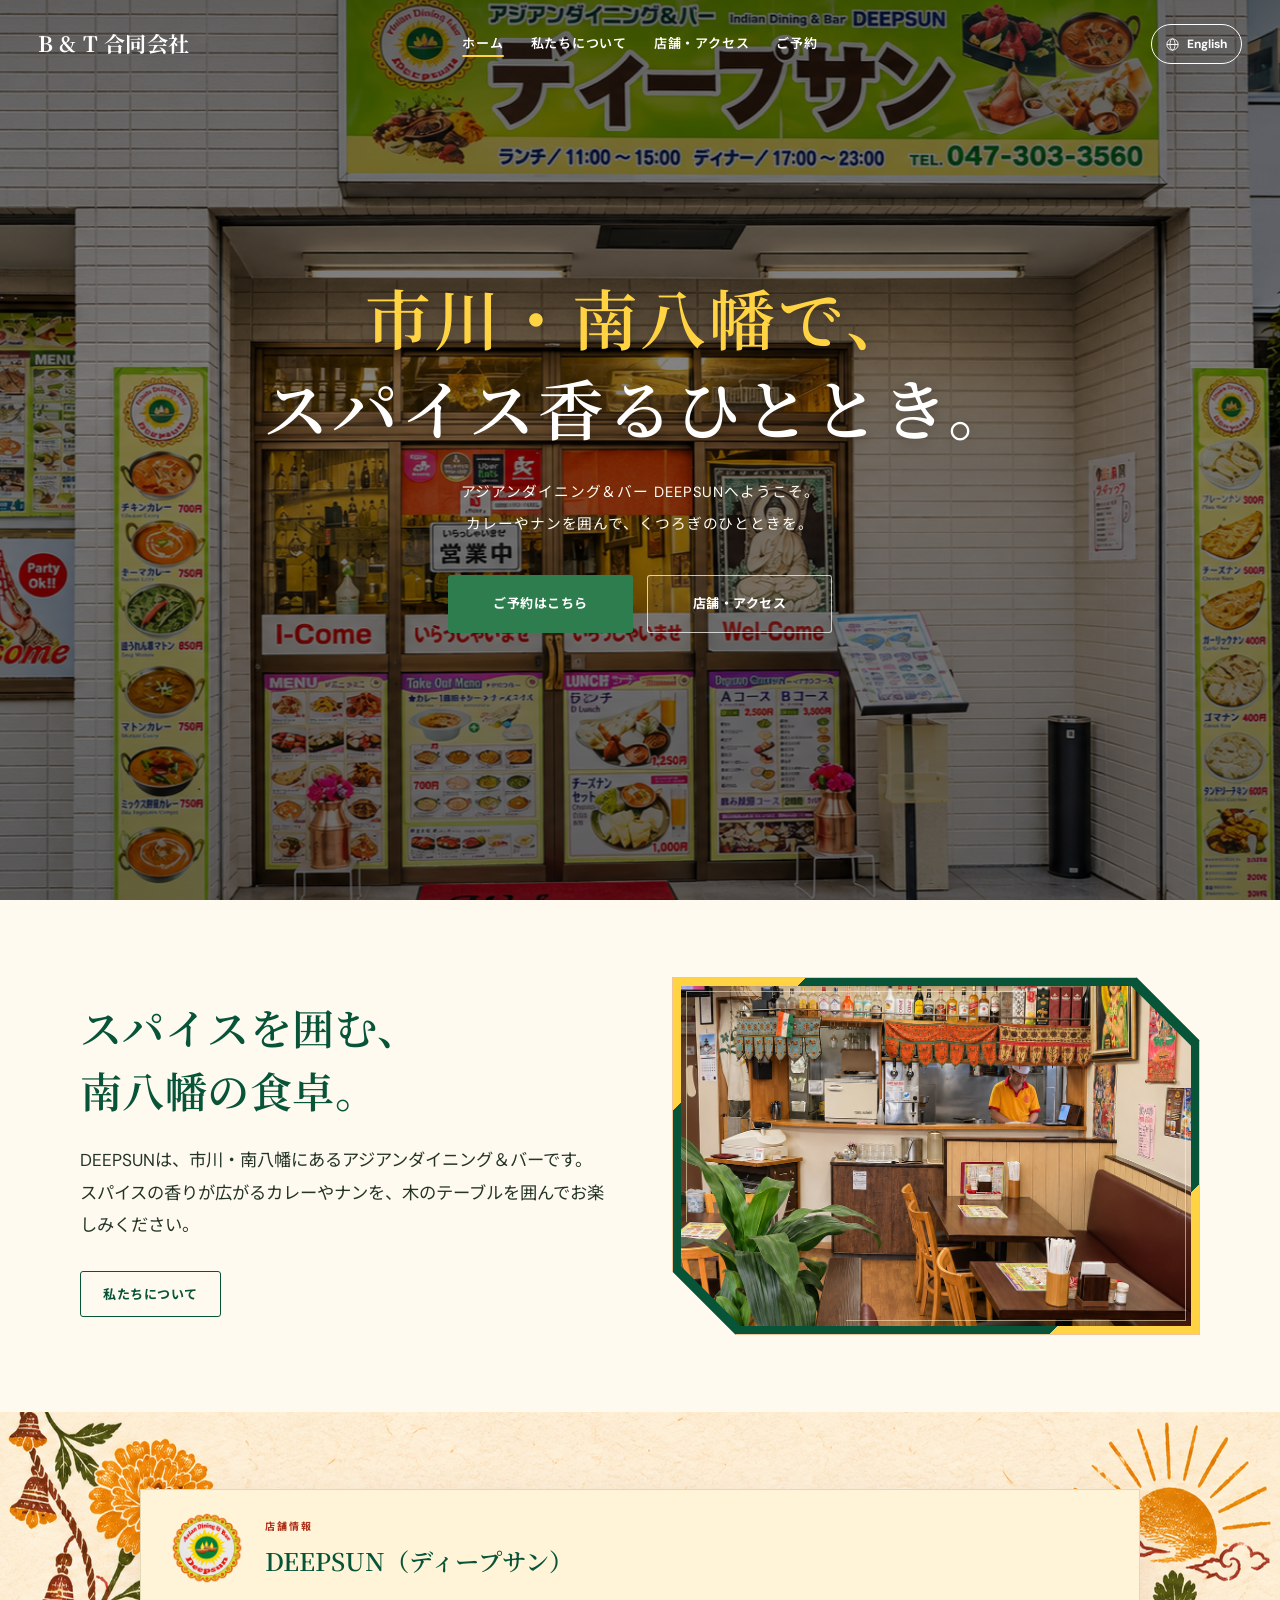
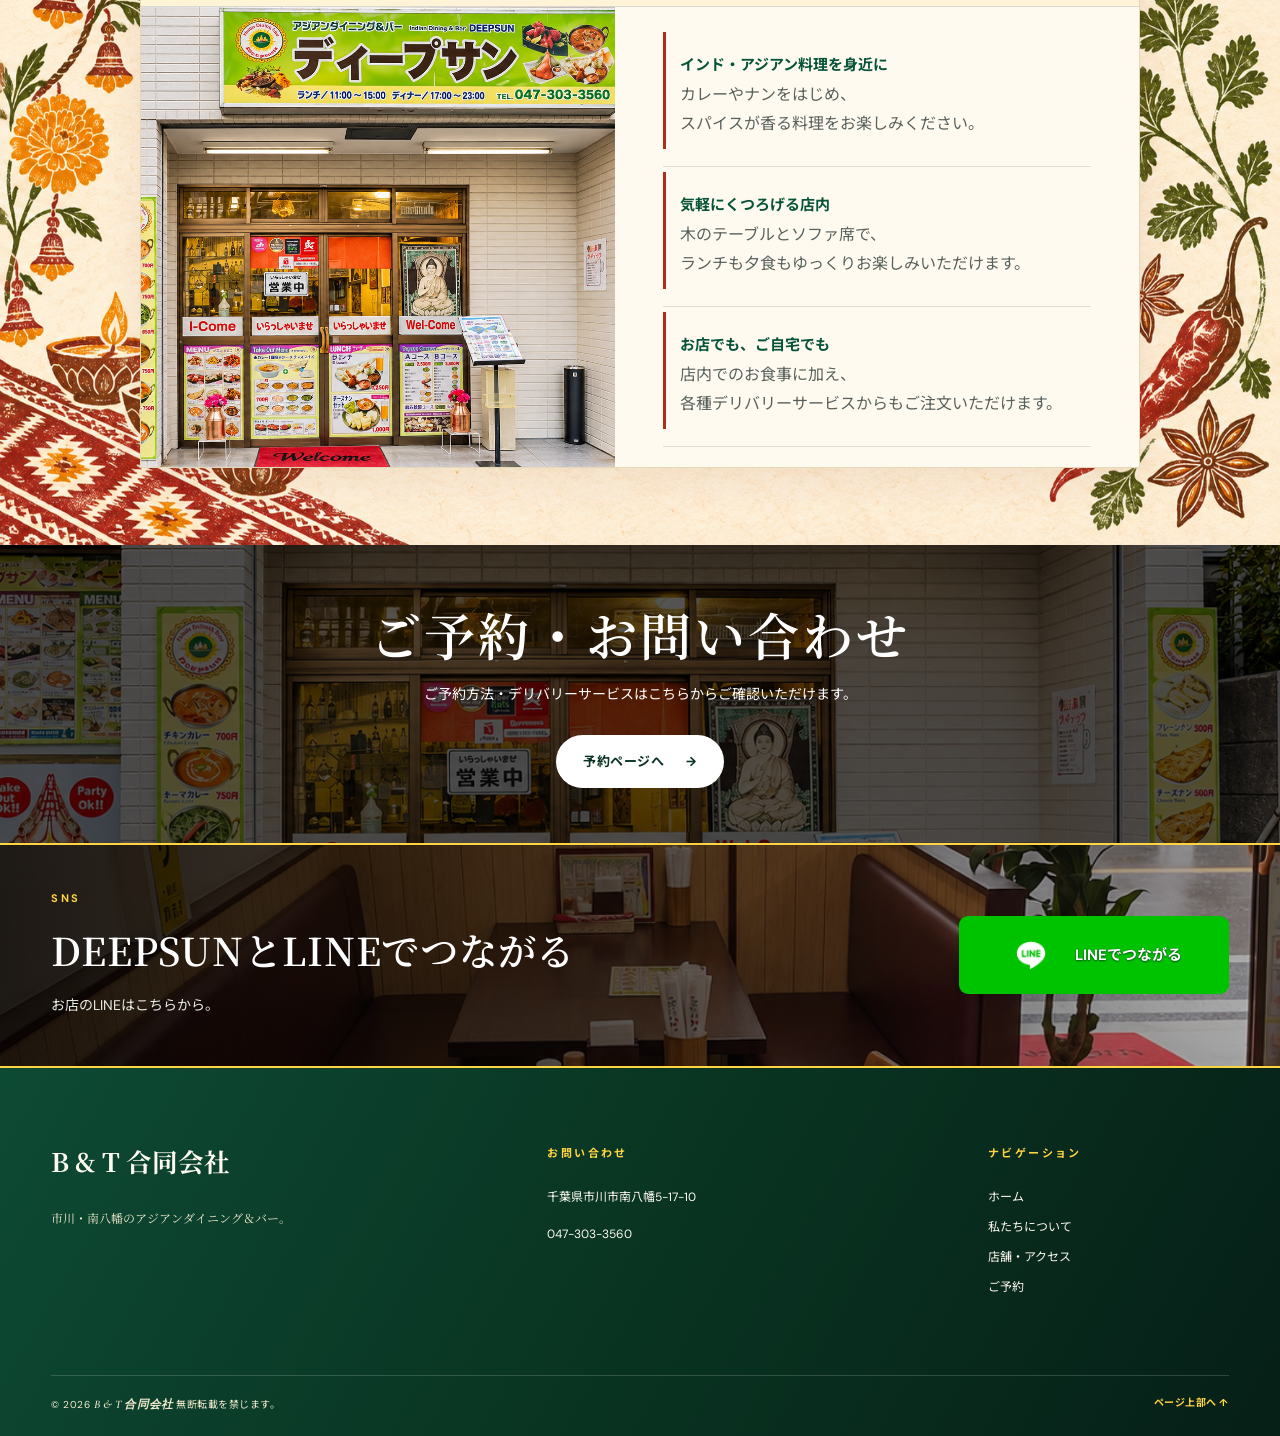
<file: index.html>
<!DOCTYPE html>

<html lang="ja">
<head>
<meta charset="utf-8"/><meta content="width=device-width, initial-scale=1" name="viewport"/>
<meta content="#fffaf0" name="theme-color"/>
<meta content="千葉県市川市南八幡のアジアンダイニング＆バー DEEPSUN。お店のご紹介、アクセス、ご予約、デリバリーをご案内します。" name="description"/>
<title>ホーム | DEEPSUN</title>
<link href="https://fonts.googleapis.com" rel="preconnect"/><link crossorigin="" href="https://fonts.gstatic.com" rel="preconnect"/>
<link href="https://fonts.googleapis.com/css2?family=DM+Sans:wght@400;500;600;700&amp;family=Noto+Sans+JP:wght@400;500;600;700&amp;family=Noto+Serif+JP:wght@400;500;600;700&amp;family=Cormorant+Garamond:ital,wght@0,500;0,600;1,500;1,600&amp;display=swap" rel="stylesheet"/>
<link rel="icon" href="assets/deepsun-logo.png" type="image/png"/>
<link href="styles.css?v=16" rel="stylesheet"/><script defer="" src="script.js?v=13"></script>
</head>
<body data-page="home">
<a class="skip-link" data-i18n="skipLink" href="#main-content">本文へ移動</a>
<div id="site-header-mount"></div>
<main id="main-content">
<section aria-labelledby="hero-title" class="hero" id="home">
<div aria-label="市川・南八幡のアジアンダイニング＆バー DEEPSUNの外観" class="hero-image" data-i18n-aria="heroImageAlt" role="img"></div><div class="hero-scrim"></div>
<div class="hero-content container-wide"><div class="hero-center">
<h1 id="hero-title"><span class="hero-title-accent" data-i18n="heroLine1">市川・南八幡で、</span><span class="hero-title-white" data-i18n="heroLine2">スパイス香るひととき。</span></h1>
<p class="hero-copy" data-i18n="heroCopy">アジアンダイニング＆バー DEEPSUNへようこそ。<br class="desktop-break">カレーやナンを囲んで、くつろぎのひとときを。</p>
<div class="hero-buttons"><a class="button button-primary" href="reservation.html"><span data-i18n="heroReserve">ご予約はこちら</span></a><a class="button button-ghost" href="stores.html"><span data-i18n="heroAccess">店舗・アクセス</span></a></div>
</div></div>
</section>
<section aria-labelledby="about-title" class="about section-pad" id="about"><div class="container about-grid">
<div class="about-copy reveal"><h2 class="section-title" data-i18n="aboutTitle" id="about-title"><span class="about-heading-line">スパイスを囲む、</span><span class="about-heading-line">南八幡の食卓。</span></h2><p class="body-copy" data-i18n="aboutBody">DEEPSUNは、市川・南八幡にあるアジアンダイニング＆バーです。スパイスの香りが広がるカレーやナンを、木のテーブルを囲んでお楽しみください。</p><a class="button about-button" href="about.html"><span data-i18n="aboutLink">私たちについて</span></a></div>
<div class="about-visual reveal"><img alt="DEEPSUNの観葉植物と木のテーブル席" data-i18n-alt="interiorDetailAlt" height="1448" loading="lazy" src="assets/deepsun-interior-3.png" width="1086"/></div>
</div></section>
<section aria-labelledby="home-store-name" class="home-store section-pad" id="store"><div class="container">
<div class="home-store-card reveal">
<header class="home-store-card-header"><img alt="DEEPSUN" class="store-wordmark" src="assets/deepsun-logo.png"/><div><p class="store-kicker" data-i18n="homeStoreInfoLabel">店舗情報</p><h3 data-i18n="shopName" id="home-store-name">DEEPSUN（ディープサン）</h3></div></header>
<div class="home-store-card-body"><div class="home-store-photo"><img alt="緑色の看板が目印のDEEPSUNの店舗入口" data-i18n-alt="storeImageAlt" height="909" loading="lazy" src="assets/deepsun-storefront.png" width="1334"/></div>
<div class="home-store-card-content"><div class="home-store-feature"><h4 data-i18n="homeQuality1Title">インド・アジアン料理を身近に</h4><p data-i18n="homeQuality1Text">カレーやナンをはじめ、スパイスが香る料理をお楽しみください。</p></div>
<div class="home-store-feature"><h4 data-i18n="homeQuality2Title">気軽にくつろげる店内</h4><p data-i18n="homeQuality2Text">木のテーブルとソファ席で、ランチも夕食もゆっくりお楽しみいただけます。</p></div>
<div class="home-store-feature"><h4 data-i18n="homeQuality3Title">お店でも、ご自宅でも</h4><p data-i18n="homeQuality3Text">店内でのお食事に加え、各種デリバリーサービスからもご注文いただけます。</p></div>
</div>
</div>
</div>
</div></section>

<section aria-labelledby="home-res-title" class="home-reservation"><div class="container home-res-inner reveal"><h2 class="section-title" data-i18n="homeReserveTitle" id="home-res-title">ご予約・お問い合わせ</h2><p data-i18n="homeReserveCopy">ご予約方法・デリバリーサービスはこちらからご確認いただけます。</p><a class="button button-reservation" href="reservation.html"><span data-i18n="reservePage">予約ページへ</span><span aria-hidden="true">→</span></a></div></section><section aria-labelledby="sns-title" class="sns-band"><div class="sns-backdrop"></div><div class="container sns-inner reveal"><div><p class="sns-label">SNS</p><h2 data-i18n="snsTitle" id="sns-title">DEEPSUNとLINEでつながる</h2><p data-i18n="snsCopy">お店のLINEはこちらから。</p></div><a class="sns-line" href="https://line.me/ti/p/OlfFBCoTEi" rel="noopener noreferrer" target="_blank"><img alt="LINE" data-i18n-alt="lineAlt" src="assets/line-logo-user.png"/><span data-i18n="lineFollow">LINEでつながる</span></a></div></section>
</main>
<div id="site-footer-mount"></div>
</body></html>
</file>
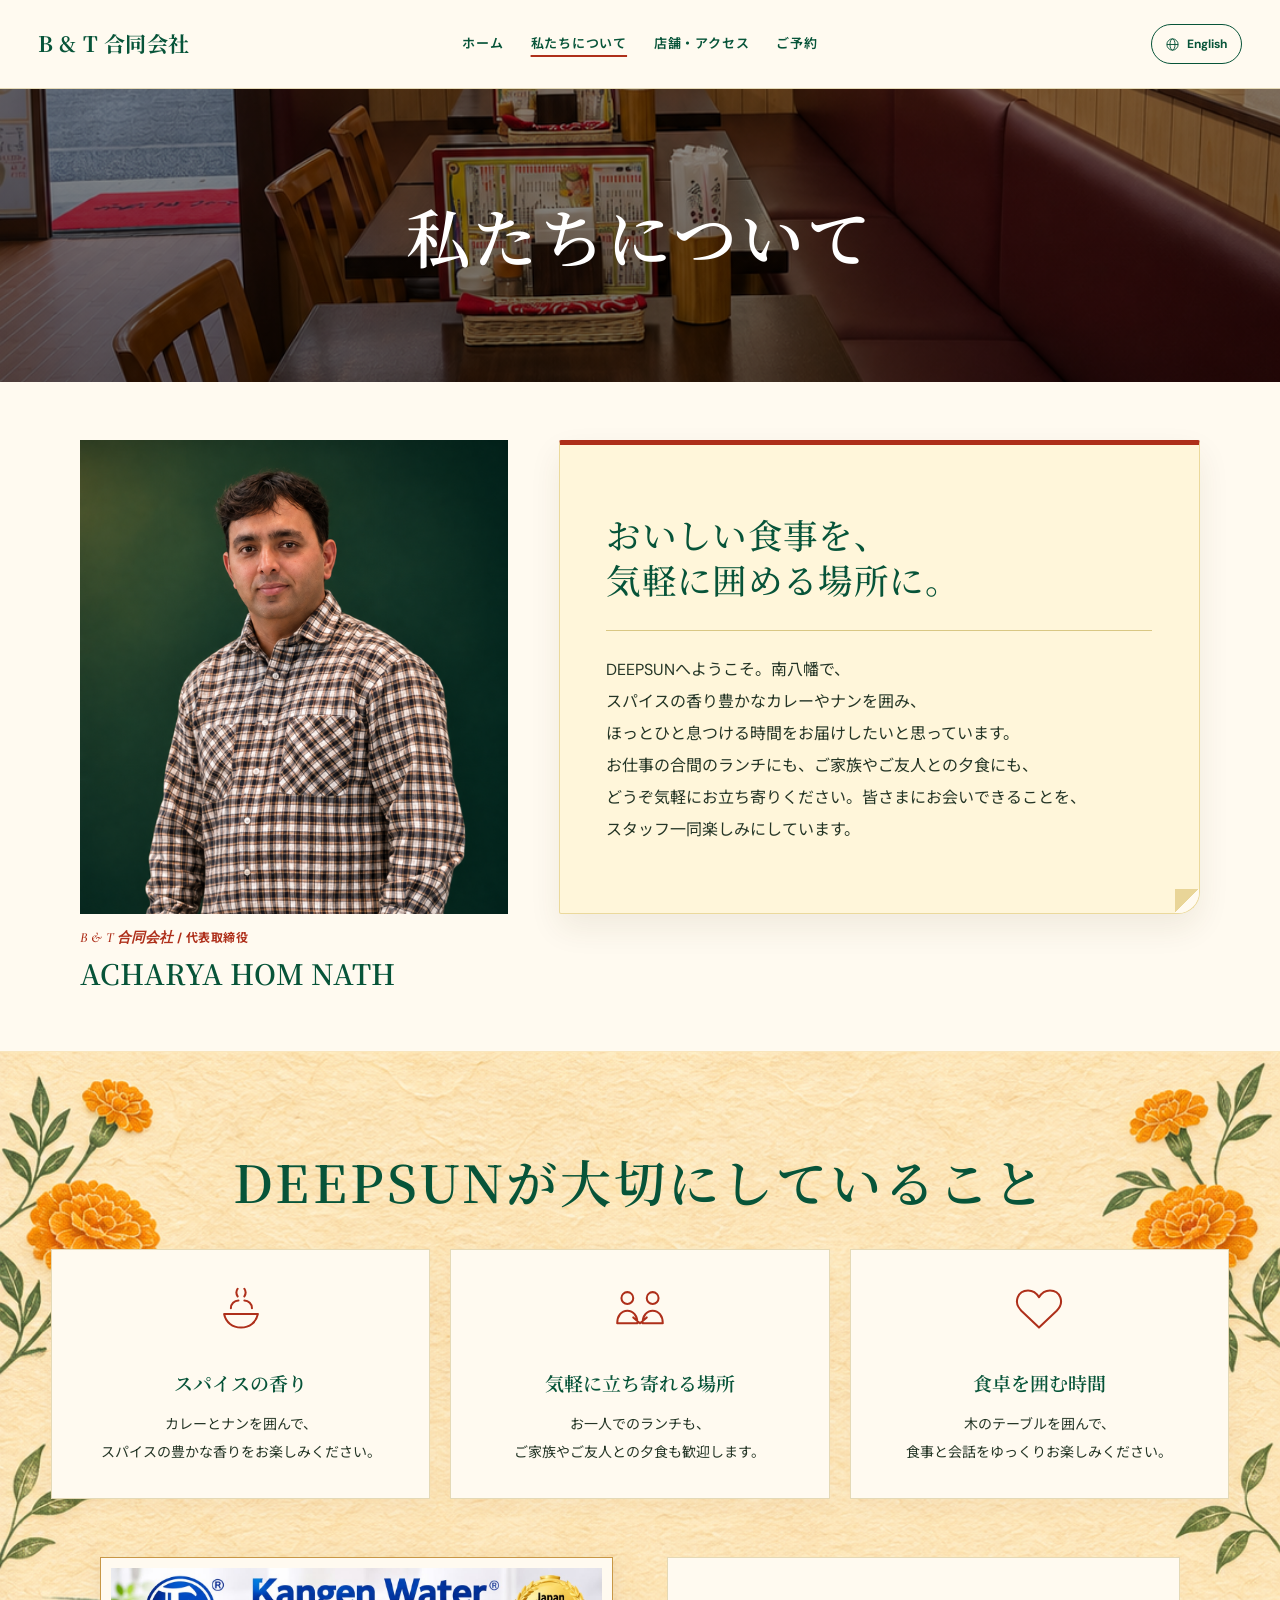
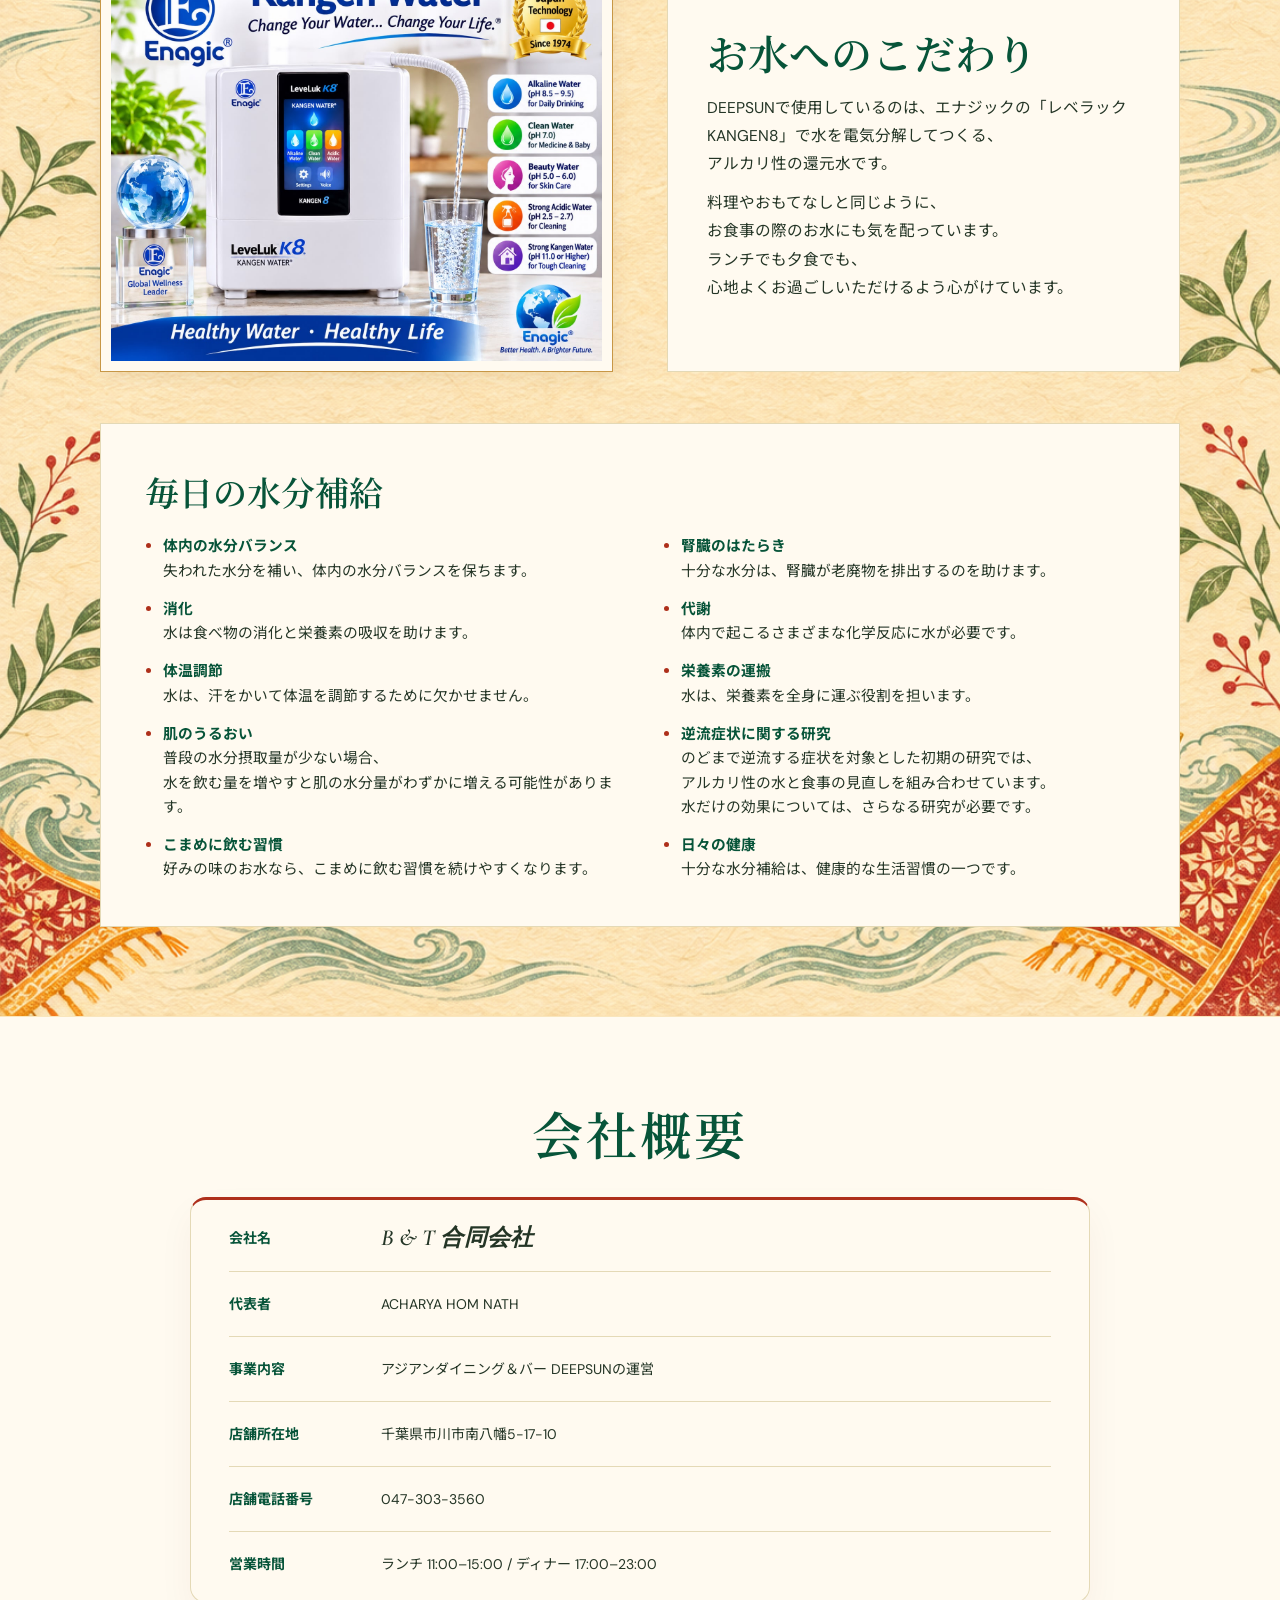
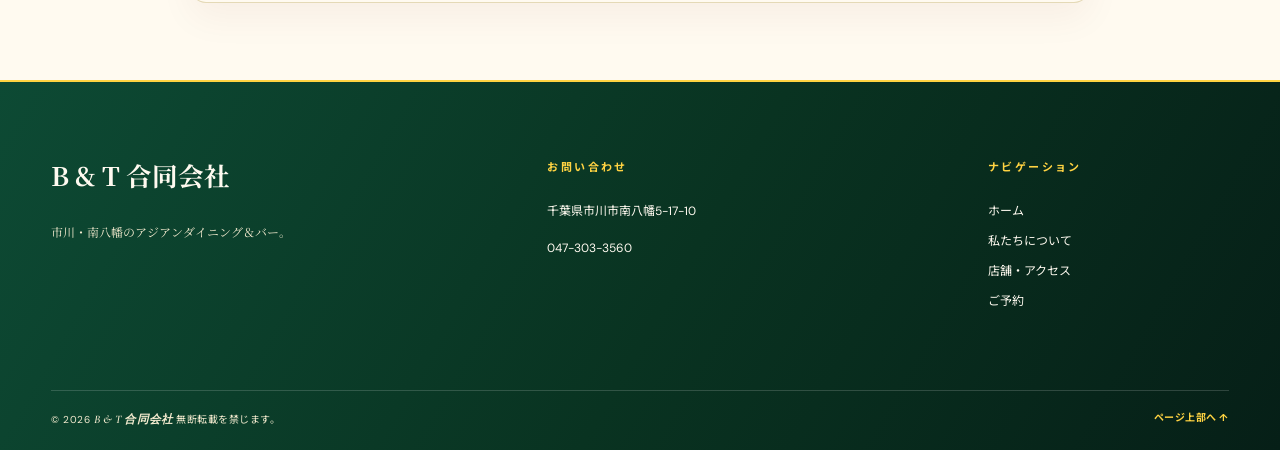
<file: about.html>
<!DOCTYPE html>

<html lang="ja"><head><meta charset="utf-8"/><meta content="width=device-width, initial-scale=1" name="viewport"/><meta content="#fffaf0" name="theme-color"/><meta content="B &amp; T 合同会社が運営するDEEPSUN。代表 ACHARYA HOM NATHからのご挨拶と会社概要。" name="description"/><title>私たちについて | DEEPSUN</title><link href="https://fonts.googleapis.com" rel="preconnect"/><link crossorigin="" href="https://fonts.gstatic.com" rel="preconnect"/><link href="https://fonts.googleapis.com/css2?family=DM+Sans:wght@400;500;600;700&amp;family=Noto+Sans+JP:wght@400;500;600;700&amp;family=Noto+Serif+JP:wght@400;500;600;700&amp;family=Cormorant+Garamond:ital,wght@0,500;0,600;1,500;1,600&amp;display=swap" rel="stylesheet"/><link rel="icon" href="assets/deepsun-logo.png" type="image/png"/>
<link href="styles.css?v=23" rel="stylesheet"/><script defer="" src="script.js?v=19"></script></head>
<body data-page="about"><a class="skip-link" data-i18n="skipLink" href="#main-content">本文へ移動</a><div id="site-header-mount"></div><main class="inner-main" id="main-content">
<section aria-labelledby="about-page-title" class="subhero subhero-about"><div class="subhero-overlay"></div><div class="container subhero-content"><h1 data-i18n="aboutPageTitle" id="about-page-title">私たちについて</h1></div></section>
<section class="representative section-pad"><div class="container representative-grid"><div class="representative-profile"><div class="representative-portrait"><img alt="B &amp; T 合同会社の代表取締役 ACHARYA HOM NATH" data-i18n-alt="representativeAlt" height="1381" src="assets/deepsun-owner-green.png" width="1139"/></div><div class="representative-caption"><p data-i18n="repRole"><span class="company-name-inline">B &amp; T 合同会社</span> / 代表取締役</p><h2 data-i18n="representativeName">ACHARYA HOM NATH</h2></div></div><div class="representative-note"><h2 class="ceo-catch" data-i18n="ceoCatch">おいしい食事を、<br>気軽に囲める場所に。</h2><p class="ceo-message" data-i18n="ceoP1"><span class="ceo-phrase">DEEPSUNへようこそ。</span><span class="ceo-phrase">南八幡で、</span><span class="ceo-phrase">スパイスの</span><span class="ceo-phrase">香り</span><span class="ceo-phrase">豊かな</span><span class="ceo-phrase">カレーや</span><span class="ceo-phrase">ナンを</span><span class="ceo-phrase">囲み、</span><span class="ceo-phrase">ほっと</span><span class="ceo-phrase">ひと息つける</span><span class="ceo-phrase">時間を</span><span class="ceo-phrase">お届けしたいと</span><span class="ceo-phrase">思っています。</span><span class="ceo-phrase">お仕事の</span><span class="ceo-phrase">合間の</span><span class="ceo-phrase">ランチにも、</span><span class="ceo-phrase">ご家族や</span><span class="ceo-phrase">ご友人との</span><span class="ceo-phrase">夕食にも、</span><span class="ceo-phrase">どうぞ気軽に</span><span class="ceo-phrase">お立ち寄りください。</span><span class="ceo-phrase">皆さまに</span><span class="ceo-phrase">お会いできる</span><span class="ceo-phrase">ことを、</span><span class="ceo-phrase">スタッフ一同</span><span class="ceo-phrase">楽しみに</span><span class="ceo-phrase">しています。</span></p></div></div></section>
<section aria-labelledby="values-title" class="values-section section-pad"><div class="container"><h2 class="section-title" data-i18n="valuesTitle" id="values-title">DEEPSUNが大切にしていること</h2><div class="values-grid">
<article class="value-card"><svg aria-hidden="true" viewbox="0 0 64 64"><path d="M12 38c2 10 10 16 20 16s18-6 20-16H12Zm8-7c0-5 4-9 9-9m7 0c5 0 9 4 9 9M28 17c-2-3-2-6 0-9m8 9c2-3 2-6 0-9"></path></svg><h3 data-i18n="value1Title">スパイスの香り</h3><p data-i18n="value1Text">カレーとナンを囲んで、スパイスの豊かな香りをお楽しみください。</p></article>
<article class="value-card"><svg aria-hidden="true" viewbox="0 0 64 64"><path d="M17 26a7 7 0 1 0 0-14 7 7 0 0 0 0 14Zm30 0a7 7 0 1 0 0-14 7 7 0 0 0 0 14ZM5 49c0-9 5-15 12-15s12 6 12 15H5Zm30 0c0-9 5-15 12-15s12 6 12 15H35ZM24 42l8 7 8-7"></path></svg><h3 data-i18n="value2Title">気軽に立ち寄れる場所</h3><p data-i18n="value2Text">お一人でのランチも、ご家族やご友人との夕食も歓迎します。</p></article>
<article class="value-card"><svg aria-hidden="true" viewbox="0 0 64 64"><path d="M32 54 11 34C1 24 7 10 19 10c6 0 10 3 13 8 3-5 7-8 13-8 12 0 18 14 8 24L32 54Z"></path></svg><h3 data-i18n="value3Title">食卓を囲む時間</h3><p data-i18n="value3Text">木のテーブルを囲んで、食事と会話をゆっくりお楽しみください。</p></article>
</div>
<section class="water-feature" aria-labelledby="water-feature-title">
  <div class="water-feature-grid">
    <div class="water-feature-copy">
      <h2 class="section-title" id="water-feature-title" data-i18n="waterFeatureTitle">お水へのこだわり</h2>
      <p data-i18n="waterFeatureText">DEEPSUNで使用しているのは、エナジックの「レベラック KANGEN8」で水を電気分解してつくる、アルカリ性の還元水です。</p>
      <p data-i18n="waterFeatureCare">料理やおもてなしと同じように、お食事の際のお水にも気を配っています。ランチでも夕食でも、心地よくお過ごしいただけるよう心がけています。</p>
    </div>
    <div class="water-feature-photo">
      <img alt="エナジックのレベラック KANGEN8の製品画像。水を注ぐグラスと5種類の水の設定" data-i18n-alt="waterFeatureAlt" height="1122" loading="lazy" src="assets/enagic-kangen-water.jpg" width="1402"/>
    </div>
  </div>
  <div class="water-hydration">
    <h3 data-i18n="hydrationTitle">毎日の水分補給</h3>
    <ul class="water-feature-points">
      <li data-i18n="hydrationPoint1"><strong>体内の水分バランス</strong> 失われた水分を補い、体内の水分バランスを保ちます。</li>
      <li data-i18n="hydrationPoint2"><strong>腎臓のはたらき</strong> 十分な水分は、腎臓が老廃物を排出するのを助けます。</li>
      <li data-i18n="hydrationPoint3"><strong>消化</strong> 水は食べ物の消化と栄養素の吸収を助けます。</li>
      <li data-i18n="hydrationPoint4"><strong>代謝</strong> 体内で起こるさまざまな化学反応に水が必要です。</li>
      <li data-i18n="hydrationPoint5"><strong>体温調節</strong> 水は、汗をかいて体温を調節するために欠かせません。</li>
      <li data-i18n="hydrationPoint6"><strong>栄養素の運搬</strong> 水は、栄養素を全身に運ぶ役割を担います。</li>
      <li data-i18n="hydrationPoint7"><strong>肌のうるおい</strong> 普段の水分摂取量が少ない場合、水を飲む量を増やすと肌の水分量がわずかに増える可能性があります。</li>
      <li data-i18n="hydrationPoint8"><strong>逆流症状に関する研究</strong> のどまで逆流する症状を対象とした初期の研究では、アルカリ性の水と食事の見直しを組み合わせています。水だけの効果については、さらなる研究が必要です。</li>
      <li data-i18n="hydrationPoint9"><strong>こまめに飲む習慣</strong> 好みの味のお水なら、こまめに飲む習慣を続けやすくなります。</li>
      <li data-i18n="hydrationPoint10"><strong>日々の健康</strong> 十分な水分補給は、健康的な生活習慣の一つです。</li>
    </ul>
  </div>
</section>
</div></section>
<section aria-labelledby="company-title" class="company-section section-pad"><div class="container company-grid"><h2 class="section-title" data-i18n="companyTitle" id="company-title">会社概要</h2><dl class="company-table"><div><dt data-i18n="companyNameLabel">会社名</dt><dd class="company-name-text" data-i18n="companyName">B &amp; T 合同会社</dd></div><div><dt data-i18n="companyRepLabel">代表者</dt><dd data-i18n="companyRepValue">ACHARYA HOM NATH</dd></div><div><dt data-i18n="companyBusinessLabel">事業内容</dt><dd data-i18n="companyBusiness">アジアンダイニング＆バー DEEPSUNの運営</dd></div><div><dt data-i18n="companyLocationLabel">店舗所在地</dt><dd><span data-i18n="addressFull">千葉県市川市南八幡5-17-10</span></dd></div><div><dt data-i18n="shopPhoneLabel">店舗電話番号</dt><dd><a href="tel:0473033560">047-303-3560</a></dd></div><div><dt data-i18n="hoursLabel">営業時間</dt><dd data-i18n="hoursValue">ランチ 11:00–15:00 / ディナー 17:00–23:00</dd></div></dl></div></section>
</main><div id="site-footer-mount"></div></body></html>
</file>
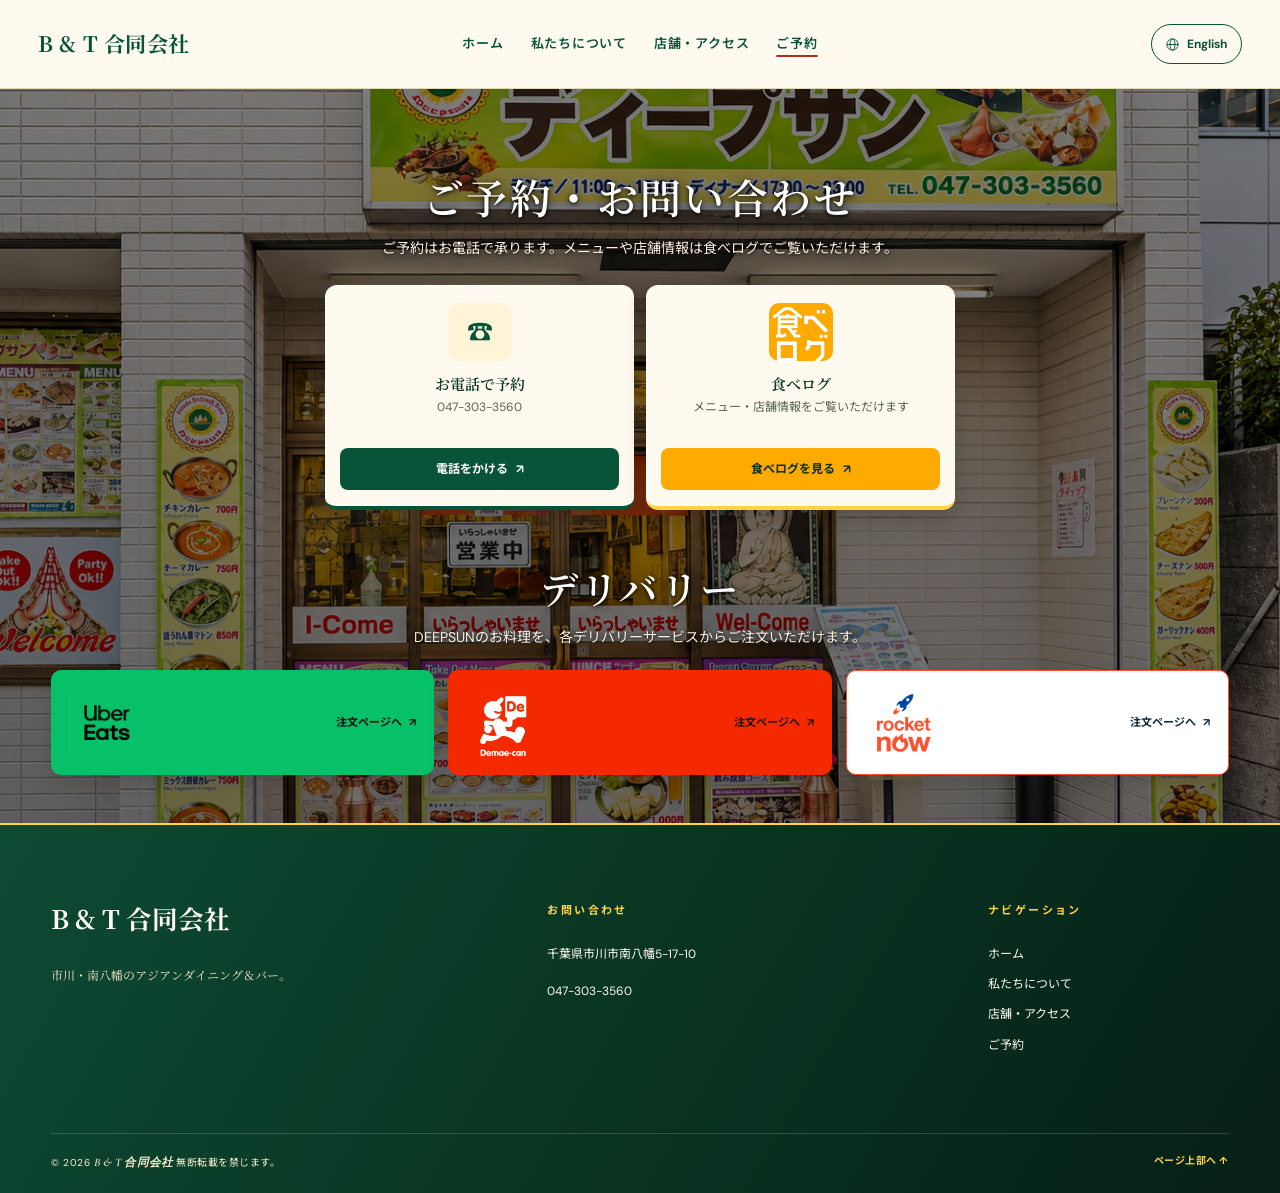
<file: reservation.html>
<!DOCTYPE html>

<html lang="ja"><head><meta charset="utf-8"/><meta content="width=device-width, initial-scale=1" name="viewport"/><meta content="#fffaf0" name="theme-color"/><meta content="DEEPSUNの電話予約と食べログの店舗情報、Uber Eats・出前館・Rocket Nowのデリバリーをご案内します。" name="description"/><title>ご予約 | DEEPSUN</title><link href="https://fonts.googleapis.com" rel="preconnect"/><link crossorigin="" href="https://fonts.gstatic.com" rel="preconnect"/><link href="https://fonts.googleapis.com/css2?family=DM+Sans:wght@400;500;600;700&amp;family=Noto+Sans+JP:wght@400;500;600;700&amp;family=Noto+Serif+JP:wght@400;500;600;700&amp;family=Cormorant+Garamond:ital,wght@0,500;0,600;1,500;1,600&amp;display=swap" rel="stylesheet"/><link rel="icon" href="assets/deepsun-logo.png" type="image/png"/>
<link href="styles.css?v=16" rel="stylesheet"/><script defer="" src="script.js?v=13"></script></head>
<body data-page="reservation"><a class="skip-link" data-i18n="skipLink" href="#main-content">本文へ移動</a><div id="site-header-mount"></div><main class="inner-main" id="main-content">
<div class="reservation-background">
<section aria-labelledby="booking-title" class="booking-section section-pad"><div class="container"><h1 class="section-title" data-i18n="bookingTitle" id="booking-title">ご予約・お問い合わせ</h1><p class="booking-intro" data-i18n="bookingIntro">ご予約はお電話で承ります。メニューや店舗情報は食べログでご覧いただけます。</p><div class="booking-grid"><a class="booking-card telephone" href="tel:0473033560"><span aria-hidden="true" class="booking-logo phone-symbol">☎</span><h3 data-i18n="telephoneTitle">お電話で予約</h3><p>047-303-3560</p><span class="booking-action"><span data-i18n="telephoneAction">電話をかける</span><span aria-hidden="true">↗</span></span></a>
<a class="booking-card tabelog" data-english-href="https://tabelog.com/en/chiba/A1202/A120202/12051617/" href="https://tabelog.com/chiba/A1202/A120202/12051617/" rel="noopener noreferrer" target="_blank"><span class="booking-logo"><img alt="食べログ" data-i18n-alt="tabelogAlt" src="assets/logo-tabelog.jpg"/></span><h3 data-i18n="tabelogTitle">食べログ</h3><p data-i18n="tabelogDetails">メニュー・店舗情報をご覧いただけます</p><span class="booking-action"><span data-i18n="tabelogAction">食べログを見る</span><span aria-hidden="true">↗</span></span></a>
</div></div></section>
<section aria-labelledby="delivery-title" class="delivery-section section-pad"><div class="container"><h2 class="section-title" data-i18n="deliveryTitle" id="delivery-title">デリバリー</h2><p class="delivery-intro" data-i18n="deliveryIntro">DEEPSUNのお料理を、各デリバリーサービスからご注文いただけます。</p><div class="delivery-grid">
<a class="delivery-card uber" href="https://www.ubereats.com/jp/store/%E3%83%86%E3%82%A3%E3%83%BC%E3%83%95-%E3%82%B5%E3%83%B3-deep-sun/kFg-s9omSkGt3UNpzqoIKQ?diningMode=DELIVERY&amp;pl=[base64]" rel="noopener noreferrer" target="_blank"><span class="delivery-logo"><img alt="Uber Eats" data-i18n-alt="uberAlt" src="assets/logo-uber.png"/></span><span class="delivery-action"><span data-i18n="orderAction">注文ページへ</span><span aria-hidden="true">↗</span></span></a>
<a class="delivery-card demae" href="https://demae-can.com/shopDetail/3416172/12204087001" rel="noopener noreferrer" target="_blank"><span class="delivery-logo"><img alt="出前館" data-i18n-alt="demaeAlt" src="assets/logo-demaecan.png"/></span><span class="delivery-action"><span data-i18n="orderAction">注文ページへ</span><span aria-hidden="true">↗</span></span></a>
<a class="delivery-card rocket" href="https://customer-web.rocketnow.co.jp/share?storeId=7693&amp;dishId&amp;key=91f609eb-bba2-4c1c-9330-9d481db246c1" rel="noopener noreferrer" target="_blank"><span class="delivery-logo"><img alt="Rocket Now" data-i18n-alt="rocketAlt" src="assets/logo-rocketnow.png"/></span><span class="delivery-action"><span data-i18n="orderAction">注文ページへ</span><span aria-hidden="true">↗</span></span></a>
</div></div></section>
</div>
</main><div id="site-footer-mount"></div></body></html>
</file>
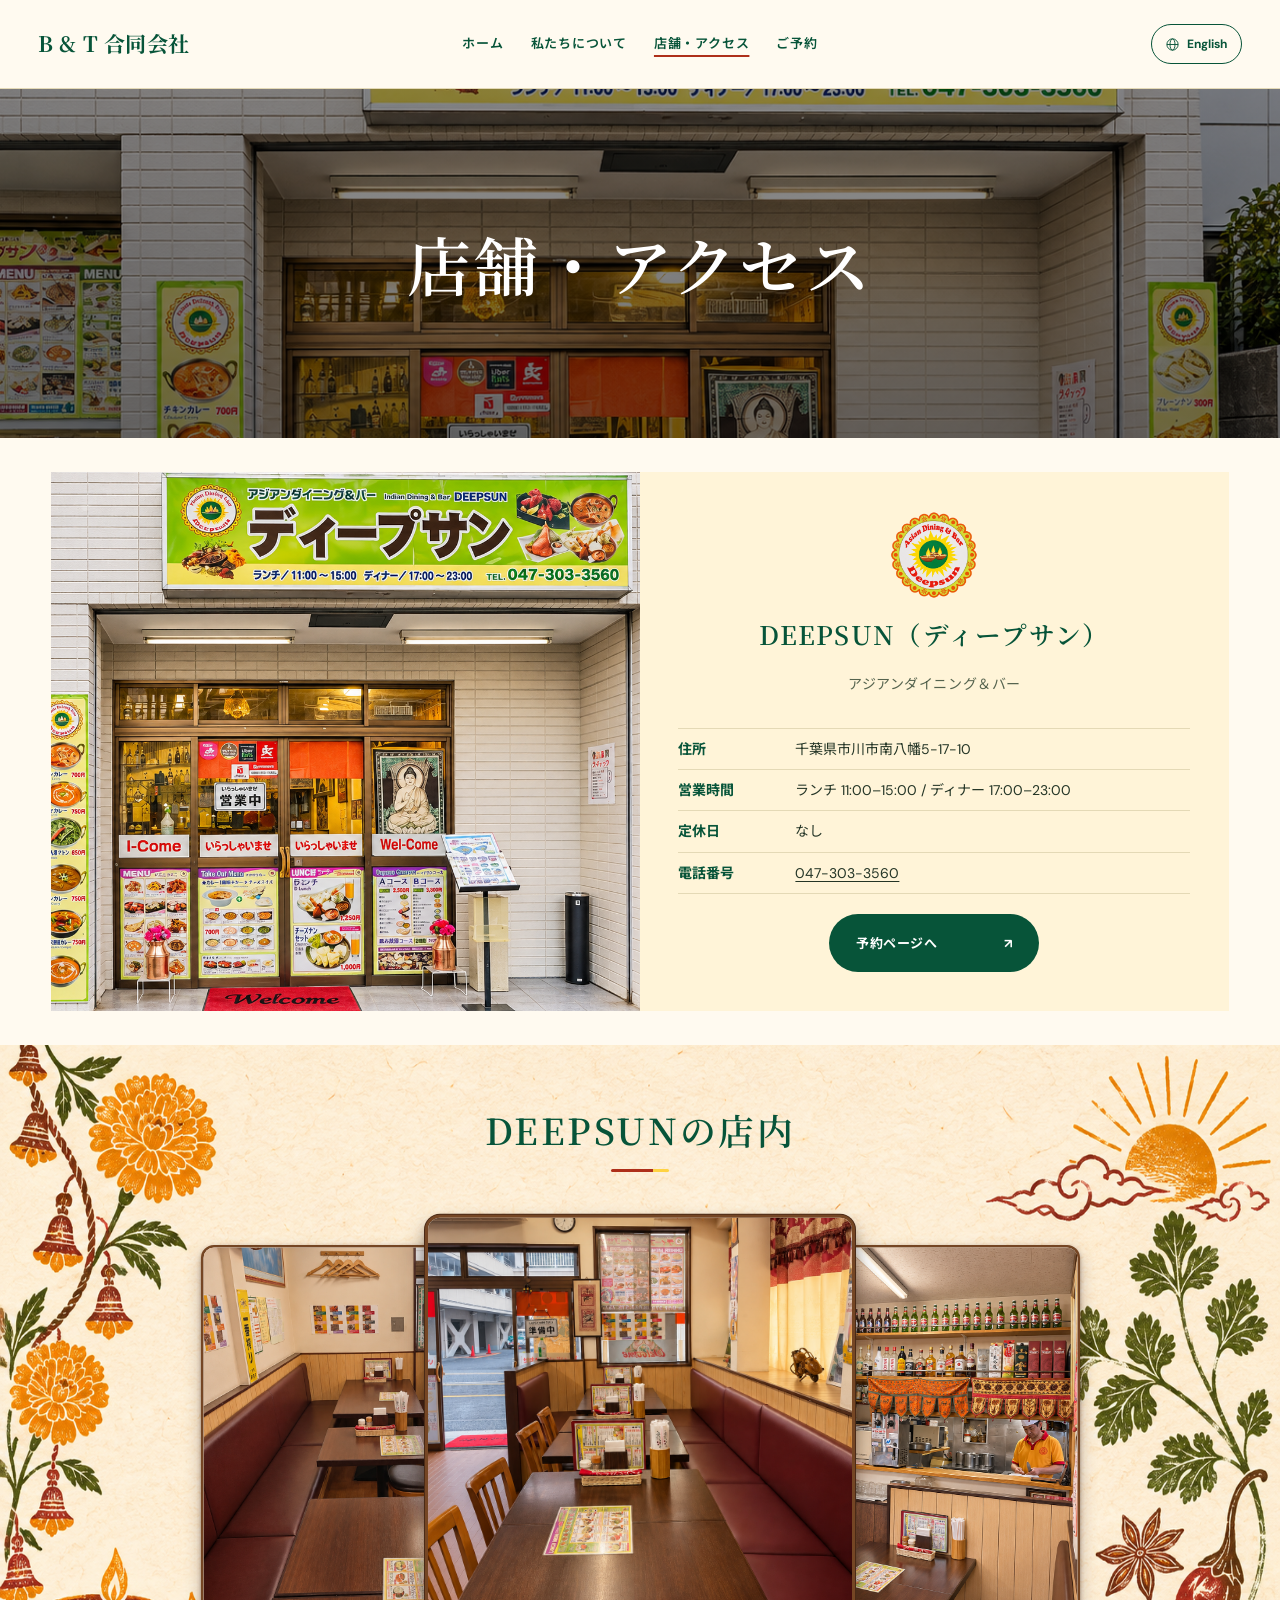
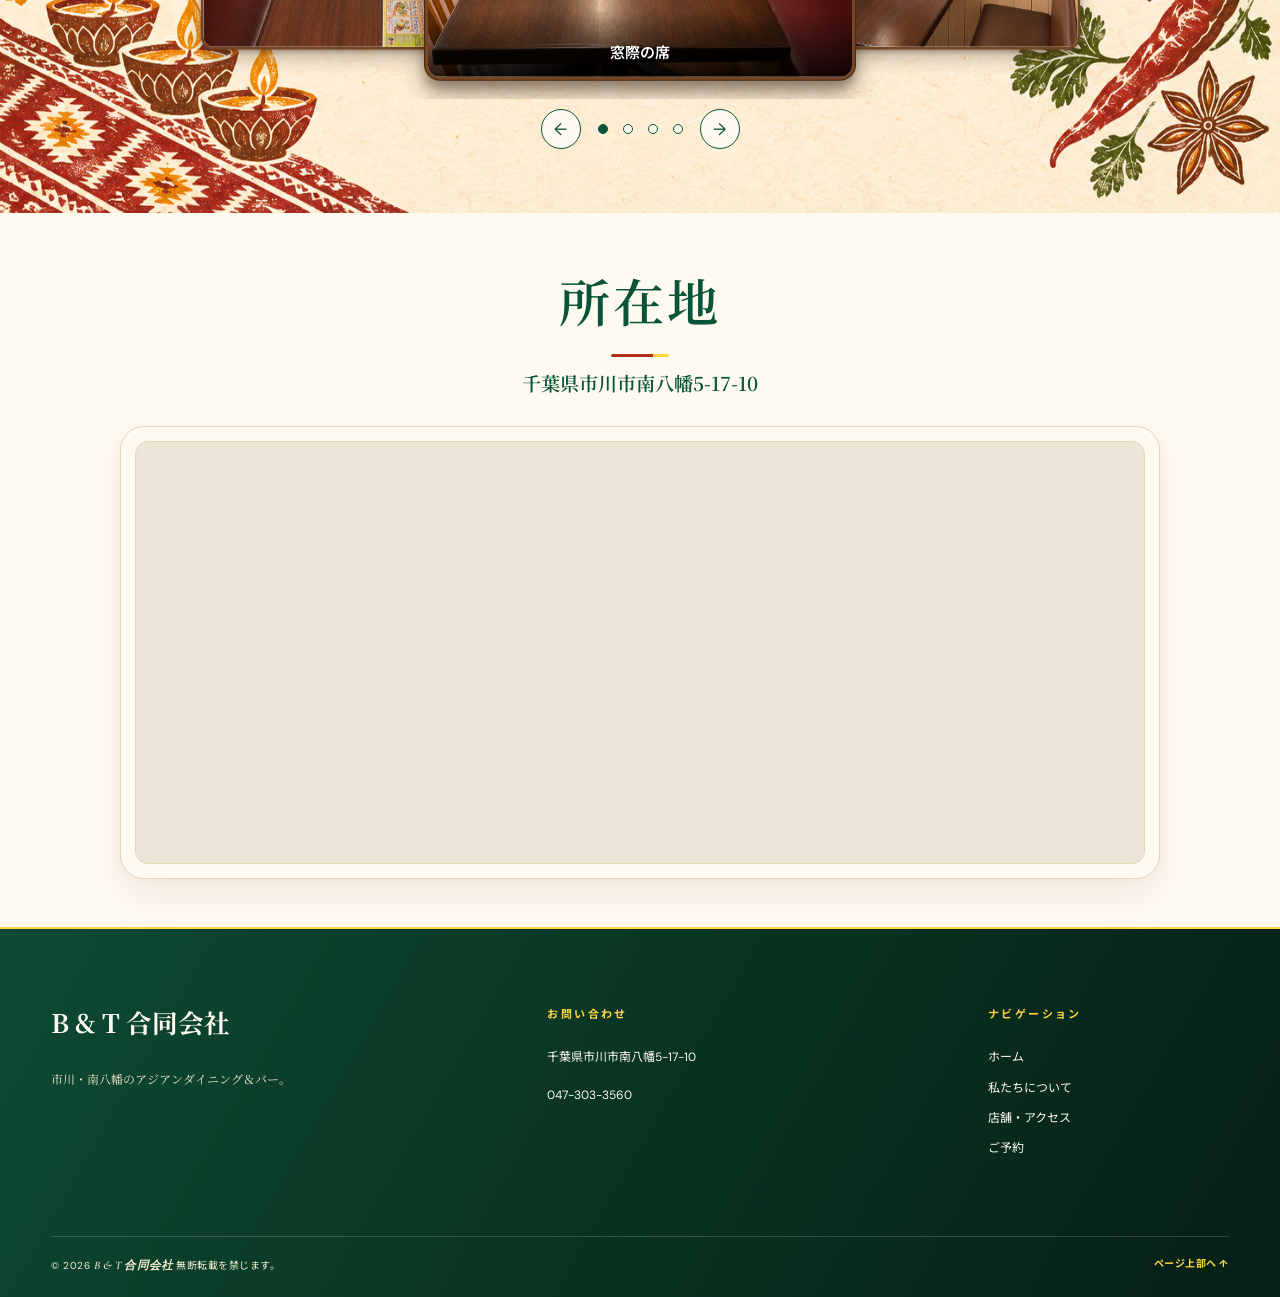
<file: stores.html>
<!DOCTYPE html>

<html lang="ja"><head><meta charset="utf-8"/><meta content="width=device-width, initial-scale=1" name="viewport"/><meta content="#fffaf0" name="theme-color"/><meta content="市川・南八幡のDEEPSUNの住所、営業時間、電話番号、店内写真とアクセスをご案内します。" name="description"/><title>店舗・アクセス | DEEPSUN</title><link href="https://fonts.googleapis.com" rel="preconnect"/><link crossorigin="" href="https://fonts.gstatic.com" rel="preconnect"/><link href="https://fonts.googleapis.com/css2?family=DM+Sans:wght@400;500;600;700&amp;family=Noto+Sans+JP:wght@400;500;600;700&amp;family=Noto+Serif+JP:wght@400;500;600;700&amp;family=Cormorant+Garamond:ital,wght@0,500;0,600;1,500;1,600&amp;display=swap" rel="stylesheet"/><link rel="icon" href="assets/deepsun-logo.png" type="image/png"/>
<link href="styles.css?v=16" rel="stylesheet"/><script defer="" src="script.js?v=13"></script></head>
<body data-page="stores"><a class="skip-link" data-i18n="skipLink" href="#main-content">本文へ移動</a><div id="site-header-mount"></div><main class="inner-main" id="main-content">
<section aria-labelledby="stores-page-title" class="subhero subhero-stores"><div class="subhero-overlay"></div><div class="container subhero-content"><h1 data-i18n="storesPageTitle" id="stores-page-title">店舗・アクセス</h1></div></section>
<section aria-labelledby="stores-shop-name" class="store section-pad"><div class="container"><div class="store-grid"><div class="store-image"><img alt="緑色の看板が目印のDEEPSUNの店舗入口" data-i18n-alt="storeImageAlt" height="909" src="assets/deepsun-storefront.png" width="1334"/></div><div class="store-details"><div class="store-identity"><img alt="DEEPSUN" class="store-wordmark" src="assets/deepsun-logo.png"/><h3 data-i18n="shopName" id="stores-shop-name">DEEPSUN（ディープサン）</h3><p data-i18n="storeCuisine">アジアンダイニング＆バー</p></div><dl><div><dt data-i18n="addressLabel">住所</dt><dd><span data-i18n="addressFull">千葉県市川市南八幡5-17-10</span></dd></div><div><dt data-i18n="hoursLabel">営業時間</dt><dd data-i18n="hoursValue">ランチ 11:00–15:00 / ディナー 17:00–23:00</dd></div><div><dt data-i18n="closedLabel">定休日</dt><dd data-i18n="closedValue">なし</dd></div><div><dt data-i18n="phoneLabel">電話番号</dt><dd><a href="tel:0473033560">047-303-3560</a></dd></div></dl><a class="button button-dark" href="reservation.html"><span data-i18n="reservePage">予約ページへ</span><span aria-hidden="true">↗</span></a></div></div></div></section>
<section aria-labelledby="gallery-title" class="gallery stores-gallery"><div class="container gallery-heading"><h2 data-i18n="galleryTitle" id="gallery-title">DEEPSUNの店内</h2></div><div class="gallery-carousel" aria-labelledby="gallery-title">
<div class="gallery-track" id="gallery-track">
<figure class="gallery-card"><img alt="DEEPSUNの木のテーブルと窓際のソファ席" data-i18n-alt="diningImageAlt" height="1448" loading="lazy" src="assets/deepsun-interior-1.png" width="1086"/><figcaption data-i18n="slideOne">窓際の席</figcaption></figure>
<figure class="gallery-card"><img alt="DEEPSUNのボトル棚とキッチンカウンター" data-i18n-alt="interiorWideAlt" height="1433" loading="lazy" src="assets/deepsun-interior-2.png" width="1098"/><figcaption data-i18n="slideTwo">バーカウンター</figcaption></figure>
<figure class="gallery-card"><img alt="DEEPSUNの観葉植物と木のテーブル席" data-i18n-alt="interiorDetailAlt" height="1448" loading="lazy" src="assets/deepsun-interior-3.png" width="1086"/><figcaption data-i18n="slideThree">ダイニング</figcaption></figure>
<figure class="gallery-card"><img alt="DEEPSUNの入口近くにある木のテーブルとソファ席" data-i18n-alt="interiorEntranceAlt" height="1448" loading="lazy" src="assets/deepsun-interior-4.png" width="1086"/><figcaption data-i18n="slideFour">入口側の席</figcaption></figure>
</div>
<div class="gallery-controls">
<button aria-controls="gallery-track" aria-label="前の写真" class="gallery-step gallery-prev" data-i18n-aria="previousPhoto" type="button">←</button>
<div aria-label="ギャラリーの写真を選択" class="gallery-dots" data-i18n-aria="galleryPhotos" role="group">
<button aria-controls="gallery-track" aria-current="true" aria-label="写真 1" data-i18n-aria="photoOne" type="button"></button>
<button aria-controls="gallery-track" aria-label="写真 2" data-i18n-aria="photoTwo" type="button"></button>
<button aria-controls="gallery-track" aria-label="写真 3" data-i18n-aria="photoThree" type="button"></button>
<button aria-controls="gallery-track" aria-label="写真 4" data-i18n-aria="photoFour" type="button"></button>
</div>
<button aria-controls="gallery-track" aria-label="次の写真" class="gallery-step gallery-next" data-i18n-aria="nextPhoto" type="button">→</button>
</div></div></section>
<section aria-labelledby="location-title" class="location-section section-pad"><div class="container"><div class="location-intro"><h2 class="section-title" data-i18n="locationTitle" id="location-title">所在地</h2><p data-i18n="addressFull">千葉県市川市南八幡5-17-10</p></div><div class="map-card"><div class="map-frame"><iframe allowfullscreen="" data-i18n-title="mapTitle" height="450" loading="lazy" referrerpolicy="strict-origin-when-cross-origin" src="https://www.google.com/maps/embed?pb=!1m18!1m12!1m3!1d12956.517906171963!2d139.90862680700195!3d35.723034111176624!2m3!1f0!2f0!3f0!3m2!1i1024!2i768!4f13.1!3m3!1m2!1s0x6018875d10b8a505%3A0x47e3c657f11ea1aa!2z44Ki44K444Ki44Oz44OA44Kk44OL44Oz44Kw77yG44OQ44O8IOODh-OCo-ODvOODl-OCteODsyBERUVQIFNVTg!5e0!3m2!1sen!2sjp!4v1794753696733!5m2!1sen!2sjp" style="border:0;" title="DEEPSUNの所在地の地図" width="600"></iframe></div></div></div></section>
</main><div id="site-footer-mount"></div></body></html>
</file>
<file: styles.css>
:root{--cream:#f7f3e9;--paper:#fffdf7;--ink:#153b37;--ink-deep:#0b2b29;--orange:#ef7c1a;--gold:#d6a844;--text:#233a35;--muted:#6c7770;--line:#d9d8c9;--serif:"Noto Serif JP",serif;--sans:"DM Sans","Noto Sans JP",sans-serif}
*{box-sizing:border-box}
html{scroll-behavior:smooth;scroll-padding-top:85px}
body{margin:0;color:var(--text);background:var(--cream);font-family:var(--sans);font-size:15px;line-height:1.8;overflow-x:clip;-webkit-font-smoothing:antialiased}
img{display:block;max-width:100%}
a{color:inherit;text-decoration:none}
button{font:inherit}
button,a{-webkit-tap-highlight-color:transparent}
:focus-visible{outline:3px solid var(--orange);outline-offset:4px}
::selection{background:var(--orange);color:white}
.skip-link{position:fixed;top:-100px;left:12px;z-index:100;background:white;color:var(--ink);padding:8px 14px}
.skip-link:focus{top:12px}
.container{width:min(100% - 8vw,1220px);margin-inline:auto}
.container-wide{width:min(100% - 6vw,1450px);margin-inline:auto}
.section-pad{padding-block:clamp(92px,10vw,150px)}
section{scroll-margin-top:82px}
.eyebrow{display:flex;align-items:center;gap:14px;margin:0 0 28px;font-size:11px;font-weight:700;letter-spacing:.2em;line-height:1.5;color:var(--orange)}
.eyebrow-line{width:34px;height:1px;display:inline-block;flex:none;background:currentColor}
.section-title{font-family:var(--serif);font-weight:600;font-size:clamp(2.1rem,4vw,3.8rem);line-height:1.55;letter-spacing:.06em;margin:0;color:var(--ink);line-break:strict;word-break:auto-phrase}
.body-copy{font-size:15px;line-height:2.35;letter-spacing:.025em}
.button{display:inline-flex;align-items:center;justify-content:space-between;gap:38px;min-height:58px;padding:12px 27px;border-radius:100px;font-size:13px;font-weight:700;letter-spacing:.04em;transition:background .25s,color .25s,transform .25s,border-color .25s;white-space:nowrap}
.button:hover{transform:translateY(-3px)}
.button-primary{background:var(--orange);color:#171a13}
.button-primary:hover{background:#ffa344}
.button-ghost{border:1px solid rgba(255,255,255,.72);color:white;background:rgba(255,255,255,.05)}
.button-ghost:hover{background:white;color:var(--ink)}
.button-dark{background:var(--ink);color:white;min-width:210px}
.button-dark:hover{background:#23655b}
.site-header{position:fixed;z-index:50;top:0;left:0;width:100%;color:white;transition:background .28s,box-shadow .28s,color .28s}
.site-header.is-scrolled,.site-header.menu-open{background:rgba(247,243,233,.98);box-shadow:0 1px 0 rgba(21,59,55,.12);color:var(--ink)}
.header-inner{height:88px;display:flex;align-items:center;justify-content:space-between;gap:24px}
.brand{display:inline-flex;align-items:center;gap:11px;flex:none;min-width:0}
.brand-logo{width:60px;height:60px;border-radius:50%;background:white;padding:3px;display:flex;align-items:center;justify-content:center;overflow:hidden;box-shadow:0 3px 16px #0002}
.brand-logo img{width:100%;height:100%;object-fit:contain}
.brand-name{font-family:Georgia,serif;font-size:19px;font-weight:700;line-height:1.02;letter-spacing:.09em;white-space:nowrap}
.brand-name span{display:block}
.brand-name small{display:block;margin-top:5px;font:600 8px/1 var(--sans);letter-spacing:.19em}
.desktop-nav{display:flex;align-items:center;gap:clamp(16px,2.1vw,34px);margin-left:auto}
.desktop-nav a{font-size:12px;font-weight:600;letter-spacing:.06em;position:relative;white-space:nowrap}
.desktop-nav a::after{content:"";position:absolute;left:0;right:100%;bottom:-7px;height:1px;background:currentColor;transition:right .2s}
.desktop-nav a:hover::after{right:0}
.header-actions{display:flex;align-items:center;gap:13px}
.language-switch{height:38px;padding:0 10px;border:1px solid currentColor;border-radius:100px;background:transparent;color:inherit;font-size:11px;font-weight:700;letter-spacing:.05em;cursor:pointer}
.language-switch span{margin-left:3px}
.header-reserve{display:inline-flex;align-items:center;gap:18px;padding:12px 19px;background:var(--orange);border-radius:100px;color:#15251f;font-size:12px;font-weight:700;white-space:nowrap}
.header-reserve:hover{background:#ffa344}
.menu-toggle{display:none;width:42px;height:42px;border:0;background:transparent;color:inherit;padding:10px;cursor:pointer}
.menu-toggle span{display:block;width:22px;height:2px;background:currentColor;margin:5px 0;transition:transform .2s}
.mobile-nav{display:none}
.hero{position:relative;min-height:760px;height:100svh;max-height:1080px;background:#13251e;color:white;overflow:hidden}
.hero-image,.hero-scrim{position:absolute;inset:0}
.hero-image{background:url("assets/deepsun-interior-1.png") center 55%/cover no-repeat;animation:heroZoom 16s ease-out both;backface-visibility:hidden}
.hero-scrim{background:linear-gradient(180deg,rgba(3,20,19,.62),rgba(3,20,19,.48) 38%,rgba(3,20,19,.70)),linear-gradient(90deg,rgba(3,23,21,.4),transparent 60%)}
@keyframes heroZoom{from{transform:scale(1)}to{transform:scale(1.055)}}
.hero-content{position:relative;z-index:1;height:100%;display:grid;place-items:center;text-align:center;padding-top:80px;padding-bottom:70px}
.hero-center{max-width:1050px;margin:auto}
.hero-eyebrow{margin:0 0 26px;color:#f0cc83;font-size:12px;font-weight:700;letter-spacing:.43em;line-height:1.6}
.hero h1{font-family:var(--serif);font-size:clamp(3.1rem,6.25vw,6.4rem);font-weight:600;line-height:1.22;letter-spacing:.045em;margin:0;text-shadow:0 2px 15px #0004;line-break:strict}
.hero h1 span{display:block}
.hero-title-accent{color:#ffab41}
.hero-title-white{color:#fff;margin-top:.14em}
.hero-copy{margin:30px auto 34px;font-size:clamp(14px,1.15vw,16px);line-height:2.15;letter-spacing:.06em;color:#fffdf5}
.hero-buttons{display:flex;justify-content:center;flex-wrap:wrap;gap:14px}
.hero-bottom{position:absolute;z-index:2;left:50%;bottom:32px;transform:translateX(-50%);display:flex;align-items:center;justify-content:space-between;color:#fff9;font-size:10px;letter-spacing:.14em;font-weight:700}
.hero-bottom a{color:#fff;display:flex;gap:16px;align-items:center}
.hero-bottom a span{font-size:20px;line-height:1}
.about{background:var(--cream)}
.about-grid{display:grid;grid-template-columns:1fr 1.02fr;align-items:center;gap:clamp(50px,7vw,120px)}
.about-copy{padding-block:10px}
.about-lead{margin:30px 0 20px;font-family:var(--serif);font-weight:600;color:var(--ink);font-size:clamp(17px,1.7vw,21px);line-height:1.9;letter-spacing:.04em}
.about .body-copy{max-width:520px;margin:0 0 29px}
.text-link{display:inline-flex;align-items:center;gap:52px;padding:0 0 10px;font-size:13px;font-weight:700;color:var(--orange);text-decoration:none}
.text-link span:last-child{font-size:18px;line-height:1}
.about-visual{position:relative;margin:15px 25px 0 0}
.about-visual::before{content:"";position:absolute;left:28px;right:-25px;top:-25px;bottom:28px;border:1px solid var(--gold);z-index:0}
.about-visual>img{position:relative;z-index:1;width:100%;height:min(46vw,540px);object-fit:cover;object-position:center}
.about-stamp{position:absolute;z-index:2;bottom:-25px;left:-32px;background:var(--orange);color:var(--ink-deep);width:130px;height:130px;border-radius:50%;display:flex;flex-direction:column;align-items:center;justify-content:center;text-align:center;transform:rotate(-13deg);font:700 11px/1.4 var(--sans);letter-spacing:.1em;box-shadow:0 8px 20px #0002}
.stamp-flower{font-size:26px;line-height:1.1}
.feature{background:var(--ink-deep);color:white;overflow:hidden}
.feature-heading{display:grid;grid-template-columns:1fr auto;align-items:end;gap:20px;margin-bottom:48px}
.feature-heading .eyebrow{grid-column:1/-1;margin-bottom:0;color:#e1af55}
.feature-heading .section-title{color:white}
.feature-heading>p:last-child{margin:0 0 7px;font-size:14px;color:#d7e1d8}
.feature-card{display:grid;grid-template-columns:1.13fr .87fr;min-height:550px;background:#f7f3e9;color:var(--ink);box-shadow:0 20px 65px #001b1740}
.feature-photo{position:relative;min-height:400px;overflow:hidden}
.feature-photo img{width:100%;height:100%;position:absolute;inset:0;object-fit:cover;transition:transform .7s}
.feature-card:hover .feature-photo img{transform:scale(1.035)}
.image-note{position:absolute;bottom:17px;left:20px;color:white;background:#092d2bc9;padding:4px 9px;font-size:10px;letter-spacing:.03em}
.feature-content{position:relative;padding:clamp(38px,5vw,78px);display:flex;flex-direction:column;justify-content:center;overflow:hidden}
.feature-number{font-size:11px;font-weight:700;letter-spacing:.23em;color:var(--orange)}
.feature-symbol{position:absolute;right:47px;top:25px;color:#e3cda6;font-size:100px;line-height:1;font-weight:400;opacity:.65}
.feature-content h3{position:relative;font:600 clamp(2rem,3.1vw,3rem)/1.5 var(--serif);letter-spacing:.07em;margin:35px 0 24px}
.feature-exact{font-size:16px;font-weight:600;line-height:2.15;letter-spacing:.02em;margin:0;line-break:strict;overflow-wrap:anywhere}
.feature-rule{width:64px;height:2px;background:var(--orange);margin:30px 0 20px}
.feature-small{font-size:13px;color:#657872;margin:0}
.secondary-feature{display:flex;align-items:center;justify-content:flex-end;gap:30px;margin-top:30px;color:white}
.secondary-feature img{width:112px;height:112px;object-fit:cover;border-radius:50%;border:4px solid #fff2}
.secondary-feature span{font-size:10px;font-weight:700;letter-spacing:.2em;color:#e1af55}
.secondary-feature p{font-family:var(--serif);font-size:16px;line-height:1.9;margin:5px 0 0}
.message{background:#f0e9d9}
.message-grid{display:grid;grid-template-columns:.82fr 1.18fr;gap:clamp(50px,7.5vw,120px);align-items:center}
.message-photo{position:relative;max-width:475px}
.message-photo::before{content:"";position:absolute;inset:22px -22px -22px 22px;border:1px solid var(--gold)}
.message-photo img{position:relative;width:100%;aspect-ratio:4/4.4;object-fit:cover;object-position:center 30%}
.message-copy .section-title{font-size:clamp(2rem,3vw,3.1rem)}
.message-copy .body-copy{max-width:590px;margin:30px 0;line-height:2.3}
.signature{display:flex;flex-direction:column;gap:4px;padding-top:21px;border-top:1px solid #cfc8b9;font-size:12px}
.signature strong{font-family:var(--serif);font-size:20px;letter-spacing:.08em}
.store{background:var(--paper)}
.store-heading{display:flex;justify-content:space-between;align-items:flex-end;gap:35px;margin-bottom:49px}
.store-heading>p{margin:0 0 8px;text-align:right;font-weight:600;font-size:14px;line-height:2}
.store-grid{display:grid;grid-template-columns:1fr 1fr;background:var(--cream)}
.store-image{min-height:580px;overflow:hidden}
.store-image img{width:100%;height:100%;object-fit:cover;object-position:center 49%}
.store-details{padding:clamp(35px,5.2vw,76px);align-self:center}
.store-kicker{color:var(--orange);font-size:11px;font-weight:700;letter-spacing:.24em;margin:0 0 20px}
.store-details h3{font:600 clamp(1.65rem,2.5vw,2.7rem)/1.65 var(--serif);letter-spacing:.05em;margin:0 0 30px;color:var(--ink)}
.store-details dl{margin:0 0 38px;border-top:1px solid var(--line)}
.store-details dl div{display:grid;grid-template-columns:105px 1fr;gap:12px;padding:15px 0;border-bottom:1px solid var(--line);font-size:13px;line-height:1.8}
.store-details dt{font-weight:700;color:var(--ink)}
.store-details dd{margin:0}
.store-details dd a{text-decoration:underline;text-underline-offset:3px}
.gallery{background:var(--paper);padding:0 0 clamp(90px,9vw,135px)}
.gallery-heading{text-align:center;padding-top:15px;padding-bottom:35px}
.gallery-heading .eyebrow{justify-content:center;margin-bottom:13px}
.gallery-heading h2{font:600 clamp(1.7rem,2.8vw,2.8rem)/1.5 var(--serif);letter-spacing:.07em;color:var(--ink);margin:0}
.gallery-stage{position:relative;width:min(100% - 8vw,1050px);aspect-ratio:16/8.5;margin:auto;overflow:hidden;background:var(--ink-deep)}
.gallery-slide{position:absolute;inset:0;opacity:0;transition:opacity .65s;pointer-events:none}
.gallery-slide.is-active{opacity:1;pointer-events:auto}
.gallery-slide::after{content:"";position:absolute;inset:55% 0 0;background:linear-gradient(transparent,#061d1bb8)}
.gallery-slide img{width:100%;height:100%;object-fit:cover;object-position:center 52%}
.gallery-slide:nth-child(2) img{object-position:center 46%}
.gallery-slide span{position:absolute;z-index:1;bottom:36px;left:42px;color:white;font-family:var(--serif);font-size:17px;font-weight:600;letter-spacing:.08em}
.gallery-arrow{position:absolute;z-index:2;top:50%;transform:translateY(-50%);width:48px;height:48px;border:1px solid #fffc;color:white;border-radius:50%;background:#092f2e99;font-size:21px;cursor:pointer}
.gallery-prev{left:22px}.gallery-next{right:22px}
.gallery-arrow:hover{background:var(--orange);color:var(--ink)}
.gallery-dots{position:absolute;z-index:3;bottom:15px;left:50%;transform:translateX(-50%);display:flex;gap:8px}
.gallery-dots button{width:24px;height:3px;padding:0;border:0;background:#fff7;cursor:pointer}
.gallery-dots button.is-active{background:var(--orange)}
.reservation{position:relative;color:white;overflow:hidden;background:var(--ink-deep)}
.reservation-backdrop{position:absolute;inset:0;background:linear-gradient(90deg,#092923f5 0%,#092923e6 50%,#092923c2 100%),url("assets/deepsun-interior-1.png") center/cover}
.reservation-content{position:relative;z-index:1}
.reservation .eyebrow{color:#edb760}
.reservation .section-title{color:white}
.reservation-content>p:not(.eyebrow){font-size:15px;margin:23px 0 53px;color:#e2e7dd}
.reservation-groups{display:grid;grid-template-columns:1fr 1fr;gap:70px}
.reservation-groups h3{font:600 18px/1.5 var(--serif);margin:0 0 16px;padding-bottom:15px;border-bottom:1px solid #ffffff55}
.action-links{display:flex;flex-wrap:wrap;gap:12px}
.action-links a{display:inline-flex;align-items:center;gap:16px;min-height:48px;padding:9px 17px;border:1px solid #ffffff8c;border-radius:5px;color:white;font-size:12px;font-weight:700;transition:background .2s,color .2s}
.action-links a:hover{background:#fff;color:var(--ink)}
.site-footer{background:#082b29;color:#e9efe8;padding:76px 0 0}
.footer-grid{display:grid;grid-template-columns:1.15fr 1fr .65fr;gap:70px;padding-bottom:70px}
.footer-brand>a:first-child{font:700 clamp(1.5rem,2.5vw,2.2rem)/1 Georgia,serif;letter-spacing:.08em}
.footer-brand p{font-family:var(--serif);margin:24px 0;color:#e7e6d6}
.footer-grid h2{font-size:11px;font-weight:700;letter-spacing:.22em;color:#e6a94c;margin:0 0 21px}
.footer-grid p,.footer-grid a:not(.footer-brand>a:first-child){font-size:12px;line-height:2.1}
.footer-grid>div:nth-child(2)>p{margin:0 0 10px}
.footer-nav a{display:block;width:max-content;margin-bottom:5px}
.footer-nav a:hover,.footer-grid>div:nth-child(2)>a:hover{color:#ffb351}
.footer-bottom{display:flex;justify-content:space-between;gap:20px;padding:18px 0 21px;border-top:1px solid #ffffff29;font-size:10px;letter-spacing:.05em;color:#bccbc2}
.footer-bottom a{color:#f3b55c;font-weight:700}
.reveal{opacity:0;transform:translateY(18px);transition:opacity .7s ease,transform .7s cubic-bezier(.2,.78,.25,1)}
.reveal.is-visible{opacity:1;transform:none}
@media (max-width:1100px){.desktop-nav{gap:16px}.brand-name{font-size:16px}.brand-logo{width:51px;height:51px}.header-reserve{padding:10px 14px}.feature-card{min-height:490px}.feature-content{padding:42px}}
@media (max-width:900px){.desktop-nav,.header-reserve{display:none}.menu-toggle{display:block}.header-inner{height:76px}.mobile-nav:not([hidden]){display:flex;flex-direction:column;gap:0;padding:10px 6vw 24px;background:var(--cream);color:var(--ink);box-shadow:0 12px 18px #071f1d22}.mobile-nav a{padding:12px 0;border-bottom:1px solid var(--line);font-weight:600;font-size:14px}.site-header.menu-open .menu-toggle span:first-child{transform:translateY(3.5px) rotate(45deg)}.site-header.menu-open .menu-toggle span:last-child{transform:translateY(-3.5px) rotate(-45deg)}.about-grid{gap:45px}.store-details{padding:32px}.store-details dl div{grid-template-columns:80px 1fr}}
@media (max-width:760px){html{scroll-padding-top:70px}.container,.container-wide{width:min(100% - 38px,620px)}.section-pad{padding-block:84px}.site-header{background:rgba(247,243,233,.98);color:var(--ink)}.header-inner{height:70px}.brand-logo{width:46px;height:46px}.brand-name{font-size:15px}.brand-name small{font-size:6px}.hero{min-height:680px;height:100svh;max-height:850px}.hero-image{animation:none;background-position:55% center}.hero-scrim{background:linear-gradient(180deg,#051f1bd4,#06232091 35%,#051f1bdc)}.hero-content{padding-top:95px;padding-bottom:85px}.hero-eyebrow{font-size:10px;letter-spacing:.2em;margin-bottom:20px}.hero h1{font-size:clamp(31px,7.6vw,51px);letter-spacing:-.035em;line-height:1.3}.hero-title-white{margin-top:.16em}.hero-copy{font-size:13px;margin:28px auto 29px;line-height:2}.desktop-break{display:none}.hero-bottom{bottom:18px;font-size:8px}.hero-bottom a{gap:5px}.hero-buttons{gap:10px}.hero-buttons .button{min-height:51px;padding:10px 16px;gap:15px;font-size:12px}.about-grid,.message-grid,.store-grid{grid-template-columns:1fr}.about-visual{grid-row:1;margin:10px 17px 40px 10px}.about-visual>img{height:390px}.about-visual::before{left:17px;right:-17px;top:-17px;bottom:17px}.about-stamp{width:95px;height:95px;left:-15px;bottom:-18px;font-size:8px}.stamp-flower{font-size:19px}.about-copy{text-align:center}.about .eyebrow{justify-content:center}.about .section-title{font-size:clamp(2rem,7vw,3rem)}.about .body-copy{margin-inline:auto}.about-lead{margin-top:24px}.feature-heading{display:block;text-align:center}.feature-heading .eyebrow{justify-content:center;margin-bottom:24px}.feature-heading>p:last-child{margin:20px 0 0}.feature-card{grid-template-columns:1fr}.feature-photo{min-height:0;aspect-ratio:4/3}.feature-content{padding:38px 31px 45px}.feature-content h3{font-size:2rem;margin:23px 0 16px}.feature-exact{font-size:14px}.feature-symbol{font-size:73px;right:28px;top:17px}.secondary-feature{justify-content:center}.secondary-feature img{width:78px;height:78px}.secondary-feature p{font-size:13px}.message-grid{gap:55px}.message-photo{width:min(78%,370px);margin-inline:auto}.message-photo img{aspect-ratio:1/1.1}.message-copy{text-align:center}.message-copy .eyebrow{justify-content:center}.message-copy .section-title{font-size:clamp(1.8rem,6.5vw,2.6rem)}.signature{text-align:center}.store-heading{display:block;text-align:center}.store-heading .eyebrow{justify-content:center}.store-heading>p{text-align:center;margin-top:18px}.store-image{height:390px;min-height:0}.store-image img{object-position:center 44%}.store-details{padding:38px 26px 45px}.store-details h3{font-size:1.8rem}.gallery-stage{width:calc(100% - 38px);aspect-ratio:4/3}.gallery-slide span{bottom:34px;left:22px;font-size:13px;max-width:65%}.gallery-arrow{width:38px;height:38px;font-size:17px}.gallery-prev{left:10px}.gallery-next{right:10px}.reservation-groups{grid-template-columns:1fr;gap:35px}.reservation-content>p:not(.eyebrow){margin-bottom:36px}.footer-grid{grid-template-columns:1fr 1fr;gap:40px}.footer-brand{grid-column:1/-1}.site-footer{padding-top:60px}.footer-grid{padding-bottom:45px}}
@media (max-width:420px){.container,.container-wide{width:calc(100% - 34px)}.brand-name{font-size:13px}.brand-name small{font-size:5.5px}.brand-logo{width:42px;height:42px}.header-actions{gap:5px}.language-switch{height:33px}.hero h1{font-size:clamp(29px,7.65vw,34px);letter-spacing:-.055em}.hero-copy{max-width:320px}.hero-buttons{flex-wrap:nowrap}.hero-buttons .button{font-size:10px;padding:9px 12px;gap:8px;min-height:47px}.hero-bottom span:first-child{max-width:160px}.about-visual>img{height:300px}.feature-photo{aspect-ratio:1/1}.feature-content{padding:32px 24px}.feature-content h3{font-size:1.75rem}.store-details dl div{grid-template-columns:72px 1fr;gap:8px;font-size:12px}.store-details h3{font-size:1.5rem}.footer-grid{grid-template-columns:1fr}.footer-brand{grid-column:auto}.footer-bottom{flex-direction:column;gap:4px}}
@media (hover:none),(pointer:coarse){.button:hover{transform:none}.feature-card:hover .feature-photo img{transform:none}.gallery-arrow:hover{background:#092f2e99;color:white}}
@media (prefers-reduced-motion:reduce){html{scroll-behavior:auto}*,*::before,*::after{animation-duration:.01ms!important;animation-iteration-count:1!important;transition-duration:.01ms!important}.reveal{opacity:1;transform:none}.hero-image{animation:none}}

/* Four-page layout */
.company-brand{display:flex;flex-direction:column;flex:none;color:inherit;line-height:1.15;white-space:nowrap}
.company-brand span{font:700 23px/1.2 var(--serif);letter-spacing:.04em}
.company-brand small{font:700 9px/1.2 var(--sans);letter-spacing:.24em;margin-top:4px}
.desktop-nav a[aria-current="page"]{color:var(--orange)}
.desktop-nav a[aria-current="page"]::after{right:0}
.footer-brand>a:first-child{font:700 clamp(1.45rem,2vw,2rem)/1.35 var(--serif)}
.inner-main{animation:pageEnter .6s cubic-bezier(.2,.78,.25,1) both}
@keyframes pageEnter{from{opacity:0;transform:translateY(10px)}to{opacity:1;transform:none}}
.subhero{height:clamp(320px,37vw,480px);display:flex;align-items:center;position:relative;color:white;background-position:center;background-size:cover}
.subhero-about{background-image:url("assets/deepsun-interior-1.png")}
.subhero-stores{background-image:url("assets/deepsun-storefront.png");background-position:center 40%}
.subhero-reservation{background-image:url("assets/deepsun-storefront.png");background-position:center 55%}
.subhero-overlay{position:absolute;inset:0;background:linear-gradient(90deg,#062620d9,#062620a0 58%,#06262069),linear-gradient(0deg,#06262098,transparent 50%)}
.subhero-content{position:relative;z-index:1;text-align:center}
.subhero .eyebrow{justify-content:center;color:#ffc26d;margin-bottom:15px}
.subhero h1{font:600 clamp(2.7rem,5vw,4.7rem)/1.35 var(--serif);letter-spacing:.1em;margin:0}
.subhero-content>p:last-child{font-size:15px;margin:14px 0 0;color:#fffdf3}
.home-section-heading{display:flex;align-items:end;justify-content:space-between;gap:35px;margin-bottom:50px}
.home-section-heading .eyebrow{margin-bottom:20px}
.home-section-heading>p{max-width:340px;margin:0 0 8px;line-height:2;font-size:14px}
.home-store-grid{display:grid;grid-template-columns:1fr 1fr;min-height:530px;background:var(--cream)}
.home-store-image{height:530px;overflow:hidden}
.home-store-image img{width:100%;height:100%;object-fit:cover;object-position:center 48%}
.home-store-details{display:flex;flex-direction:column;align-items:flex-start;justify-content:center;padding:clamp(36px,5vw,75px)}
.home-store-details h3{font:600 clamp(1.6rem,2.4vw,2.5rem)/1.65 var(--serif);color:var(--ink);margin:0 0 20px}
.home-store-details p{font-size:13px;margin:0 0 14px;line-height:1.85}
.home-store-details p a{text-decoration:underline;text-underline-offset:3px}
.home-store-details .button{margin-top:20px}
.home-feature{display:grid;grid-template-columns:1fr 1fr;align-items:stretch;gap:0;margin-top:38px;background:var(--ink-deep);color:white}
.home-feature>img{width:100%;height:360px;object-fit:cover}
.home-feature>div{padding:clamp(30px,4vw,55px);display:flex;flex-direction:column;justify-content:center}
.home-feature .eyebrow{color:#f3b65a;margin-bottom:16px}
.home-feature h3{font:600 clamp(1.5rem,2vw,2.2rem)/1.5 var(--serif);margin:0 0 18px;color:white}
.home-feature-text{font-weight:600;font-size:14px;line-height:2.1;margin:0 0 18px;line-break:strict;overflow-wrap:anywhere}
.home-feature small{color:#c2d0c8;font-size:11px}
.sns-band{position:relative;padding:clamp(75px,8vw,115px) 0;background:url("assets/deepsun-interior-1.png") center/cover;color:white}
.sns-backdrop{position:absolute;inset:0;background:#092823d8}
.sns-inner{position:relative;z-index:1;display:flex;align-items:center;justify-content:space-between;gap:50px}
.sns-label{font:700 11px/1 var(--sans);letter-spacing:.23em;color:#ffc16b;margin:0 0 18px}
.sns-inner h2{font:600 clamp(2rem,3.5vw,3.4rem)/1.45 var(--serif);margin:0 0 15px;color:white}
.sns-inner p:last-child{font-size:14px;color:#e9eee8;margin:0}
.sns-line{display:flex;align-items:center;gap:25px;min-width:280px;min-height:78px;padding:12px 26px;border-radius:9px;background:#06c755;color:#fff;font-weight:700;justify-content:center;transition:transform .2s}
.sns-line:hover{transform:translateY(-3px)}
.line-dot{display:grid;place-items:center;width:45px;height:45px;border:2px solid white;border-radius:50%;font-size:10px}
.home-reservation{padding:clamp(85px,9vw,135px) 0;text-align:center;background:var(--cream)}
.home-res-inner .eyebrow{justify-content:center;margin-bottom:21px}
.home-res-inner .section-title{font-size:clamp(2rem,3.8vw,3.6rem)}
.home-res-inner>p:not(.eyebrow){margin:22px 0 31px}
.representative{background:var(--cream)}
.representative-grid{display:grid;grid-template-columns:.7fr 1.3fr;gap:clamp(35px,6vw,100px);align-items:start}
.representative-profile img{width:100%;aspect-ratio:1/1.15;object-fit:cover;object-position:center 28%}
.representative-profile p{font-size:12px;color:var(--orange);font-weight:700;margin:22px 0 4px;letter-spacing:.04em}
.representative-profile h2{font:600 clamp(1.4rem,2.2vw,2.1rem)/1.4 var(--serif);margin:0;color:var(--ink)}
.representative-note{position:relative;background:white;padding:clamp(31px,4.6vw,70px);box-shadow:0 15px 50px #142a1712;border-left:3px solid var(--orange);font-size:15px;line-height:2.35}
.representative-note p{margin:0 0 25px}
.representative-note p:last-child{margin-bottom:0}
.representative-note .note-opening{font-weight:700;color:var(--ink);font-size:17px}
.values-section{position:relative;isolation:isolate;overflow:hidden;background:linear-gradient(90deg,transparent,rgba(214,168,68,.82) 15%,rgba(220,116,24,.48) 50%,rgba(214,168,68,.82) 85%,transparent) center top / calc(100% - clamp(40px,9vw,150px)) 1px no-repeat,linear-gradient(90deg,transparent,rgba(214,168,68,.82) 15%,rgba(220,116,24,.48) 50%,rgba(214,168,68,.82) 85%,transparent) center bottom / calc(100% - clamp(40px,9vw,150px)) 1px no-repeat,linear-gradient(135deg,#fbf8f0 0%,var(--cream) 55%,#f6efdf 100%)}
.values-section > .container > .section-title{color:var(--ink)}
.values-section::before,.values-section::after{position:absolute;z-index:0;content:"";pointer-events:none}
.values-section::before{top:42%;left:-15%;width:130%;height:220px;border:1px solid #dc74182b;border-radius:50%;transform:rotate(-5deg);box-shadow:0 0 0 23px #edba390d,0 0 0 24px #dc74181a,0 0 0 58px #edba390a}
.values-section::after{top:-95px;right:-105px;width:340px;height:340px;border:1px solid #dc74182b;border-radius:50%;background:repeating-radial-gradient(circle,transparent 0 24px,#dc74180d 25px 26px,transparent 27px 48px)}
.values-section>.container{position:relative;z-index:1}

/* Mobile layout refinements requested from the page preview. */
@media(max-width:760px){
  body[data-page="home"] .site-header:not(.is-scrolled):not(.menu-open){background:transparent;box-shadow:none;color:white}
  body[data-page="home"] .hero-image{animation:heroZoom 16s ease-out both}
  #about .about-grid{grid-template-columns:1fr;gap:0}
  #about .about-visual{grid-row:1;width:calc(100% - 18px);margin:0 auto 34px}
  #about .about-visual>img{width:100%;height:auto;aspect-ratio:4/3;object-fit:cover}
  #about .about-copy{grid-row:2;display:flex;flex-direction:column;align-items:center;text-align:center}
  #about .about-copy .section-title{width:100%;margin:0 0 18px}
  #about .about-copy .body-copy{width:100%;margin:0 0 22px}
  #about .about-copy .text-link{margin-top:0}
  .delivery-card{flex-direction:row;justify-content:flex-start;gap:14px;min-height:68px;padding:8px 14px;text-align:left}
  .delivery-logo{flex:0 0 58px;width:58px;height:46px;margin:0}
  .delivery-action{flex:1;justify-content:flex-start;gap:7px}
}
.values-section > .container > .section-title{margin-bottom:45px}
.values-grid{display:grid;grid-template-columns:repeat(3,1fr);gap:20px}
.value-card{border:1px solid #dddccf;background:var(--paper);padding:44px 28px 40px;text-align:center;min-height:275px}
.value-card svg{width:54px;height:54px;stroke:var(--orange);stroke-width:2.4;fill:none;stroke-linecap:round;stroke-linejoin:round;margin:0 auto 23px}
.value-card h3{font:600 19px/1.55 var(--serif);color:var(--ink);margin:0 0 13px}
.value-card p{font-size:13px;line-height:2;margin:0}
.company-section{background:var(--cream)}
.company-grid{display:grid;grid-template-columns:.65fr 1.35fr;gap:70px}
.company-table{margin:0;border-top:1px solid var(--line)}
.company-table div{display:grid;grid-template-columns:130px 1fr;gap:22px;padding:22px 0;border-bottom:1px solid var(--line);font-size:14px;line-height:2}
.company-table dt{font-weight:700;color:var(--ink)}
.company-table dd{margin:0}
.store-identity{text-align:center;margin-bottom:31px}
.store-identity .shop-logo{width:112px;height:112px;object-fit:contain;margin:0 auto 12px;background:white;border-radius:50%}
.store-identity h3{font-size:clamp(1.4rem,2vw,2rem);margin:0}
.stores-gallery{padding-top:0}
.stores-gallery .gallery-heading{padding-top:25px}
.location-section{background:#ece7d9}
.location-grid{display:grid;grid-template-columns:1fr 1fr;gap:70px;align-items:center}
.location-grid>div:last-child{border-left:2px solid var(--orange);padding-left:35px}
.location-grid p{font:600 clamp(1.1rem,1.8vw,1.55rem)/1.9 var(--serif);color:var(--ink);margin:0 0 16px}
.location-grid a{font-size:14px;text-decoration:underline;text-underline-offset:4px}
.booking-section{position:relative;background:linear-gradient(90deg,#082d29ef,#082d29d9),url("assets/deepsun-storefront.png") center/cover;color:white}
.booking-section .section-title,.delivery-section .section-title{color:white}
.booking-section .eyebrow,.delivery-section .eyebrow{color:#ffc16b}
.booking-intro,.delivery-intro{margin:16px 0 38px;color:#e0e8df;font-size:14px}
.booking-grid{display:grid;grid-template-columns:repeat(3,1fr);gap:18px}
.booking-card{display:flex;flex-direction:column;align-items:flex-start;min-height:260px;background:#fffdf6;color:var(--ink);padding:31px 28px 27px;border-top:5px solid var(--orange);border-radius:8px;transition:transform .2s,box-shadow .2s}
.booking-card:hover{transform:translateY(-4px);box-shadow:0 14px 32px #0004}
.booking-card.tabelog{border-color:#db562e}.booking-card.gurunavi{border-color:#bd2e31}.booking-card.telephone{border-color:var(--orange)}
.booking-icon{display:grid;place-items:center;min-width:79px;height:44px;border:1px solid #d8d8d1;padding:0 11px;font-weight:700;font-size:13px;border-radius:4px}
.booking-card h3{font:600 19px/1.5 var(--serif);margin:24px 0 7px}
.booking-card p{font-size:12px;margin:0 0 20px;color:#65736d}
.booking-action{margin-top:auto;font-size:13px;font-weight:700;color:var(--ink)}
.delivery-section{background:#0d3833;color:white}
.delivery-grid{display:grid;grid-template-columns:repeat(3,1fr);gap:17px}
.delivery-card{min-height:120px;display:flex;align-items:center;justify-content:space-between;gap:20px;padding:25px;border-radius:7px;border:1px solid #ffffff70;transition:transform .2s}
.delivery-card:hover{transform:translateY(-4px)}
.delivery-card strong{font-size:21px;line-height:1.2}
.delivery-card span{font-size:11px;font-weight:700;white-space:nowrap}
.delivery-card.uber{background:#0f7541}.delivery-card.demae{background:#c94420}.delivery-card.rocket{background:#263f39}
@media(max-width:900px){.company-brand span{font-size:20px}.representative-grid{grid-template-columns:.8fr 1.2fr;gap:35px}.booking-grid,.delivery-grid{gap:10px}.booking-card{padding:23px 17px}.delivery-card{padding:20px 15px}.delivery-card strong{font-size:17px}}
@media(max-width:760px){.subhero{height:330px}.home-section-heading{display:block;text-align:center}.home-section-heading .eyebrow{justify-content:center}.home-section-heading>p{margin:20px auto 0}.home-store-grid,.home-feature,.representative-grid,.company-grid,.location-grid{grid-template-columns:1fr}.home-store-image{height:330px}.home-store-details{padding:36px 27px 42px}.home-feature>img{height:275px}.home-feature>div{padding:33px 27px}.sns-inner{display:block;text-align:center}.sns-line{width:min(100%,360px);margin:30px auto 0}.representative-profile{max-width:350px;margin:auto;text-align:center}.representative-profile img{aspect-ratio:1/1}.representative-note{padding:33px 26px}.values-grid{grid-template-columns:1fr;gap:12px}.value-card{min-height:0;padding:33px 25px}.company-grid{gap:32px}.company-table div{grid-template-columns:95px 1fr;gap:13px;font-size:12px}.store-identity .shop-logo{width:95px;height:95px}.location-grid{gap:25px}.location-grid>div:last-child{padding-left:24px}.booking-grid,.delivery-grid{grid-template-columns:1fr}.booking-card{min-height:210px}.delivery-card{min-height:96px}.delivery-card strong{font-size:20px}.subhero h1{font-size:clamp(2.4rem,8vw,3.6rem)}.inner-main{animation-duration:.5s}}
@media(max-width:420px){.company-brand span{font-size:17px}.company-brand small{font-size:7px}.home-feature>img{height:240px}.company-table div{grid-template-columns:75px 1fr}.representative-note{font-size:13px}.booking-card h3{font-size:18px}}
@media(hover:none),(pointer:coarse){.sns-line:hover,.booking-card:hover,.delivery-card:hover{transform:none}}
@media(prefers-reduced-motion:reduce){.inner-main{animation:none}}

/* User-directed refinements */
.home-section-heading{margin-bottom:38px}
.sns-inner{gap:28px}
.sns-inner>div{flex:1;min-width:0}
.sns-inner h2{font-size:clamp(2rem,3vw,3rem);letter-spacing:.02em;white-space:nowrap}
.sns-line{flex:0 0 270px;min-width:0}
.home-reservation{position:relative;isolation:isolate;padding:73px 0 78px;background:url("assets/deepsun-storefront.png") center 52%/cover no-repeat;color:white}
.home-reservation::before{content:"";position:absolute;z-index:-1;inset:0;background:rgba(15,27,23,.72)}
.home-res-inner .section-title{color:white;font-size:clamp(2.25rem,4vw,3.5rem);line-height:1.35}
.home-res-inner>p:not(.eyebrow){color:#fff;margin:13px 0 28px;font-size:14px}
.button-reservation{background:white;color:var(--ink-deep);min-height:53px;gap:22px}
.button-reservation:hover{background:#f6ead4}
.representative{padding-block:clamp(85px,8vw,115px)}
.representative-grid{grid-template-columns:minmax(300px,.85fr) minmax(0,1.15fr);gap:clamp(35px,5vw,80px)}
.representative-profile img{height:clamp(360px,28vw,440px);aspect-ratio:auto;object-fit:cover;object-position:center 24%}
.representative-note{padding:clamp(30px,3.5vw,52px)}
.representative-note p{margin-bottom:18px}
.values-section > .container > .section-title{text-align:center;margin-bottom:45px}
.location-intro{text-align:center;max-width:850px;margin:0 auto 38px}
.location-intro .eyebrow{justify-content:center;margin-bottom:20px}
.location-intro .section-title{margin-bottom:17px}
.location-intro p:not(.eyebrow){font:600 clamp(1rem,1.5vw,1.3rem)/1.9 var(--serif);color:var(--ink);margin:0 0 10px}
.location-intro>a{display:inline-block;font-size:14px;text-decoration:underline;text-underline-offset:4px}
.map-frame{width:min(100%,1040px);height:520px;margin:0 auto;background:#ddd8c9;box-shadow:0 12px 32px #0b2b291a;overflow:hidden}
.map-frame iframe{display:block;width:100%;height:100%;border:0}
@media(max-width:980px){.sns-inner{display:block;text-align:center}.sns-inner h2{white-space:normal}.sns-line{width:min(100%,360px);margin:30px auto 0}}
@media(max-width:760px){.representative-grid{grid-template-columns:1fr;gap:35px}.representative-profile img{height:auto;aspect-ratio:1/1}.home-reservation{padding:78px 0 82px}.home-res-inner .section-title{font-size:clamp(2rem,8vw,3rem)}.map-frame{height:360px}.sns-inner h2{font-size:clamp(2rem,7.7vw,2.8rem)}}
@media(max-width:420px){.map-frame{height:310px}.location-intro p:not(.eyebrow){font-size:14px}}

/* Compact navigation and booking updates */
.section-pad{padding-block:clamp(52px,6vw,86px)}
.site-header .header-actions{gap:12px}
.language-switch{position:relative;display:flex;align-items:center;gap:0;height:36px;min-width:72px;padding:3px;border:1px solid currentColor;border-radius:999px;background:transparent;isolation:isolate}
.language-switch::before{content:"";position:absolute;z-index:-1;top:3px;bottom:3px;left:3px;width:calc(50% - 3px);border-radius:999px;background:var(--orange);transition:transform .22s ease}
.language-switch.is-en::before{transform:translateX(100%)}
.language-option{width:50%;text-align:center;font:700 10px/1 var(--sans);letter-spacing:.04em;transition:color .2s}
.language-option.is-active{color:#151915}
.language-switch.is-en .language-ja{color:inherit}
.language-switch.is-en .language-en{color:#151915}
.language-switch:not(.is-en) .language-en{color:inherit}
.language-switch span{margin-left:0}
.header-actions .header-reserve{display:none}
.hero{min-height:620px;height:88svh;max-height:900px;background:#000}
.hero-scrim{background:linear-gradient(180deg,#0009,#0006 38%,#000b),linear-gradient(90deg,#0007,transparent 66%)}
.hero-eyebrow{display:none}
.home-section-heading{margin-bottom:24px}
.home-store-grid-solo{grid-template-columns:1fr;min-height:0;max-width:900px;margin-inline:auto}
.home-store-grid-solo .home-store-details{align-items:center;text-align:center;padding:clamp(28px,4vw,54px)}
.home-store-grid-solo .home-store-details h3{margin-bottom:14px}
.home-store-grid-solo .home-store-details p{margin-bottom:8px}
.home-feature{display:none}
.sns-band{padding-block:48px}
.sns-inner h2{font-size:clamp(1.75rem,3vw,2.65rem)}
.sns-line img{width:78px;height:44px;object-fit:cover;border-radius:4px}
.home-reservation{padding-block:55px}
.representative.section-pad{padding-block:58px}
.values-section > .container > .section-title{margin-bottom:28px}
.value-card{min-height:0;padding:32px 24px}
.company-grid{grid-template-columns:1fr;gap:24px}
.company-grid>.section-title{text-align:center}
.company-table{width:min(100%,900px);margin-inline:auto}
.company-table div{padding-block:15px}
.store.section-pad{padding-block:50px}
.store-heading{display:block;text-align:center;margin-bottom:27px}
.store-heading>.section-title{max-width:900px;margin:0 auto;text-align:center}
.stores-gallery{padding-bottom:55px}
.stores-gallery .gallery-heading{padding-block:0 22px}
.gallery-stage{aspect-ratio:16/8.5}
.location-section.section-pad{padding-block:48px}
.location-intro{margin-bottom:25px}
.location-intro .section-title{margin-bottom:8px}
.map-frame{height:390px}
.subhero{height:clamp(250px,28vw,350px)}
.subhero-about{height:clamp(215px,23vw,295px)}
.subhero-reservation{height:205px}
.subhero h1{letter-spacing:.045em}
.booking-section{background:linear-gradient(90deg,#000e,#000b),url("assets/deepsun-storefront.png") center/cover;color:white}
.booking-section .container{text-align:center}
.booking-section>.container>.section-title{color:white;font-size:clamp(1.8rem,3.2vw,2.7rem)}
.booking-intro{margin:8px 0 24px}
.booking-grid{grid-template-columns:repeat(4,minmax(0,1fr));gap:12px}
.booking-card{align-items:center;text-align:center;min-height:225px;padding:18px 15px 16px;border-top:0;border-bottom:4px solid var(--orange);border-radius:12px;background:#fff;color:#171c1a;box-shadow:0 8px 24px #0003}
.booking-card.tabelog{border-color:#efa500}.booking-card.gurunavi{border-color:#bd1515}.booking-card.hotpepper{border-color:#df0b30}.booking-card.telephone{border-color:#ed5629}
.booking-logo{display:grid;place-items:center;width:64px;height:58px;margin-bottom:7px;overflow:hidden;border-radius:10px;background:#fff}
.booking-logo img{width:100%;height:100%;object-fit:contain}
.booking-logo.phone-symbol{color:#e8592e;background:#fff0e8;font-size:26px}
.booking-card h3{font-size:15px;margin:5px 0 1px;line-height:1.5}
.booking-card p{font-size:12px;margin:0 0 12px}
.booking-action{display:flex;align-items:center;justify-content:center;gap:8px;width:100%;min-height:42px;margin-top:auto;padding:7px 10px;border-radius:8px;background:#cf0928;color:white;font-size:12px}
.booking-card.tabelog .booking-action{background:#efa500;color:#181818}.booking-card.gurunavi .booking-action{background:#bc1010}.booking-card.telephone .booking-action{background:#ed5629}
.booking-card:hover{transform:translateY(-3px)}
.delivery-section.section-pad{padding-block:48px}
.delivery-section .container{text-align:center}
.delivery-section>.container>.eyebrow{justify-content:center;margin-bottom:8px}
.delivery-section>.container>.section-title{font-size:clamp(1.75rem,3vw,2.5rem)}
.delivery-intro{margin:7px 0 20px}
.delivery-grid{grid-template-columns:repeat(3,minmax(0,1fr));gap:14px}
.delivery-card{min-height:105px;padding:12px 18px;border:0;border-radius:10px;background:white;color:#202622;box-shadow:0 8px 20px #0002}
.delivery-card.uber,.delivery-card.demae,.delivery-card.rocket{background:white}
.delivery-logo{display:grid;place-items:center;width:min(45%,135px);height:76px;overflow:hidden;border-radius:6px}
.delivery-logo img{width:100%;height:100%;object-fit:contain}
.delivery-action{display:flex;align-items:center;gap:7px;font-size:12px;font-weight:700;white-space:nowrap}
.gallery-slide span{font-size:15px}
@media(max-width:900px){.booking-grid{grid-template-columns:repeat(2,minmax(0,1fr))}.booking-card{min-height:205px}.company-grid{grid-template-columns:1fr}.company-grid>.section-title{text-align:center}}
@media(max-width:760px){.section-pad{padding-block:46px}.hero{min-height:570px;height:86svh;max-height:760px}.hero-scrim{background:linear-gradient(180deg,#0009,#0007 40%,#000c)}.home-store-grid-solo .home-store-details{padding:28px 18px}.sns-band{padding-block:42px}.sns-inner h2{font-size:clamp(1.8rem,7vw,2.5rem)}.sns-line{margin:21px auto 0}.company-grid{gap:18px}.company-table div{padding-block:12px}.store.section-pad{padding-block:42px}.store-heading{margin-bottom:22px}.store-grid{grid-template-columns:1fr}.map-frame{height:340px}.subhero,.subhero-about,.subhero-reservation{height:230px}.booking-section.section-pad,.delivery-section.section-pad{padding-block:38px}.booking-grid{grid-template-columns:repeat(2,minmax(0,1fr));gap:10px}.booking-card{min-height:195px;padding:14px 10px}.booking-card h3{font-size:14px}.delivery-grid{grid-template-columns:1fr;gap:9px}.delivery-card{min-height:82px}.delivery-logo{height:60px;width:115px}.delivery-action{font-size:12px}.stores-gallery{padding-bottom:42px}}
@media(max-width:440px){.booking-grid{grid-template-columns:1fr 1fr}.booking-card{min-height:185px}.booking-logo{width:54px;height:50px}.booking-card p{font-size:11px}.delivery-card{padding-inline:13px}.delivery-logo{width:100px}.map-frame{height:300px}.company-table div{grid-template-columns:85px 1fr;font-size:12px}}

/* Reservation, delivery, and store section refinements */
.home-section-heading{display:block;margin-bottom:24px;text-align:center}
.home-section-heading>.section-title{font-size:clamp(1.75rem,3vw,2.85rem)}
.store-heading>.section-title{font-size:clamp(1.8rem,3vw,2.85rem)}
.reservation-background{background:linear-gradient(180deg,rgba(3,23,21,.82),rgba(3,23,21,.88)),url("assets/deepsun-storefront.png") center/cover no-repeat;color:white}
.booking-section,.delivery-section{background:transparent;color:white}
.booking-section .section-title,.delivery-section .section-title{color:white}
.booking-grid{grid-template-columns:repeat(3,minmax(0,1fr));max-width:930px;margin-inline:auto}
.booking-card.hotpepper{display:none}
.delivery-logo{flex:0 0 76px;width:76px;height:70px}
.delivery-logo img{display:block;width:auto;height:auto;max-width:100%;max-height:100%;object-fit:contain}
.delivery-card.rocket .delivery-logo img{transform:scale(1.16)}
@media(max-width:760px){.home-section-heading>.section-title,.store-heading>.section-title{font-size:clamp(1.65rem,6vw,2.2rem)}.booking-grid{grid-template-columns:repeat(2,minmax(0,1fr))}.delivery-logo{flex-basis:68px;width:68px;height:64px}}
@media(max-width:440px){.booking-grid{grid-template-columns:1fr 1fr}.delivery-logo{flex-basis:58px;width:58px;height:58px}}

/* Follow-up layout refinements */
.subhero-overlay{background:linear-gradient(180deg,rgba(0,0,0,.62),rgba(0,0,0,.72))}
.header-inner{position:relative}
.desktop-nav{position:absolute;left:50%;transform:translateX(-50%);justify-content:center;margin-left:0}
.desktop-nav a::after,.desktop-nav a:hover::after,.desktop-nav a[aria-current="page"]::after{display:none;content:none}
.hero{height:100svh;min-height:100svh;max-height:none}
.representative{padding-block:clamp(48px,5vw,72px)}
.representative-grid{grid-template-columns:minmax(0,.8fr) minmax(0,1.2fr);gap:clamp(28px,4vw,58px);align-items:center}
.representative-profile img{height:auto;aspect-ratio:1/1;object-position:center 24%}
.representative-profile p{margin-top:14px}
.representative-note{padding:clamp(24px,3vw,38px);font-size:14px;line-height:2.05}
.representative-note p{margin-bottom:13px}
.representative-note .note-opening{font-size:16px}
.store.section-pad{padding-block:34px}
.store-heading{margin-bottom:20px}
.store-grid{grid-template-columns:minmax(0,1fr) minmax(0,1fr);align-items:stretch}
.store-image{height:420px;min-height:0}
.store-image img{object-position:center 43%}
.store-details{padding:clamp(24px,3vw,40px)}
.store-kicker{margin-bottom:10px}
.store-details h3{font-size:clamp(1.45rem,2vw,2rem);line-height:1.45;margin-bottom:18px}
.store-details dl{margin-bottom:20px}
.store-details dl div{padding:9px 0;font-size:12px;line-height:1.6}
@media(max-width:900px){.desktop-nav{left:50%;gap:16px}.representative-grid{grid-template-columns:minmax(0,.8fr) minmax(0,1.2fr);gap:28px}}
@media(max-width:760px){.hero{height:100svh;min-height:100svh;max-height:none}.representative{padding-block:42px}.representative-grid{grid-template-columns:1fr;gap:28px}.representative-profile{width:min(100%,320px);margin-inline:auto}.representative-profile img{width:100%;height:auto;aspect-ratio:1/1;object-position:center 24%}.representative-profile p{margin-top:12px}.representative-note{padding:24px 22px;font-size:13px;line-height:2}.representative-note p{margin-bottom:12px}.representative-note .note-opening{font-size:15px}.store.section-pad{padding-block:28px}.store-heading{margin-bottom:16px}.store-grid{grid-template-columns:1fr}.store-image{height:300px}.store-details{padding:24px 22px 28px}.store-details h3{font-size:1.5rem;margin-bottom:14px}.store-details dl{margin-bottom:16px}.store-details dl div{padding:8px 0}}
@media(max-width:420px){.representative-profile{width:min(100%,280px)}.store-image{height:250px}}

/* Centered mobile composition and BudouX phrase wrapping */
@media(max-width:760px){
  body,main,main section,.container,.container-wide,.subhero-content,.hero-content,.home-store-details,.feature-content,.representative-profile,.representative-note,.store-details,.store-heading,.location-intro,.company-grid,.company-table,.gallery-heading,.footer-grid,.footer-grid>div,.footer-bottom{text-align:center}
  .header-inner{justify-content:center}
  .company-brand{position:absolute;left:50%;transform:translateX(-50%);align-items:center;text-align:center}
  .header-actions{position:absolute;right:0}
  .mobile-nav a{width:100%;text-align:center}
  .eyebrow,.store-kicker,.feature-heading .eyebrow,.location-intro .eyebrow{justify-content:center}
  .hero-copy,.home-section-heading>p,.message-copy .body-copy,.representative-note p,.feature-content p,.store-details p,.location-intro p,.footer-grid p{margin-inline:auto}
  .home-store-grid-solo .home-store-details,.store-identity{align-items:center}
  .store-identity{flex-direction:column;justify-content:center}
  .store-details dl div,.company-table div{grid-template-columns:1fr;justify-items:center;gap:3px;text-align:center}
  .store-details dt,.store-details dd,.company-table dt,.company-table dd{width:100%;text-align:center}
  .feature-content{text-align:center}
  .feature-rule{margin-inline:auto}
  .delivery-card{flex-direction:column;justify-content:center;gap:10px;text-align:center}
  .delivery-logo{margin-inline:auto}
  .delivery-action{justify-content:center}
  .gallery-slide span{left:50%;transform:translateX(-50%);width:max-content;max-width:calc(100% - 44px);text-align:center}
  .footer-nav a{width:auto;margin-inline:auto}
  .footer-bottom{justify-content:center;align-items:center}
}
@media(max-width:380px){.company-brand span{font-size:14px}.company-brand small{font-size:5.5px;letter-spacing:.14em}.language-switch{min-width:58px;padding:2px}.menu-toggle{width:34px}.header-actions{gap:4px}}

/* Store showcase and brand-colored delivery actions */
.reservation-background{background-image:linear-gradient(180deg,rgba(0,0,0,.68),rgba(0,0,0,.78)),url("assets/deepsun-storefront.png")}
.delivery-action{justify-content:center;min-height:42px;padding:8px 12px;border-radius:7px;color:#fff}
.delivery-card.uber .delivery-action{background:#06c167;color:#062b1a}
.delivery-card.demae .delivery-action{background:#f12b14}
.delivery-card.rocket .delivery-action{background:#ff4d3d}
.home-store-card{max-width:1100px;margin-inline:auto;background:var(--cream);color:var(--ink)}
.home-store-card-header{display:flex;align-items:center;gap:22px;padding:22px 30px;border-bottom:1px solid #d9d8d0;background:#fff}
.home-store-card-header>img{width:76px;height:76px;object-fit:contain;flex:0 0 auto}
.home-store-card-header .store-kicker{margin:0 0 7px;color:var(--orange);font-size:10px;letter-spacing:.2em;font-weight:700}
.home-store-card-header h3{margin:0;font:600 clamp(1.25rem,2.2vw,1.8rem)/1.4 var(--serif);color:var(--ink)}
.home-store-card-body{display:grid;grid-template-columns:minmax(0,.95fr) minmax(0,1.05fr);align-items:stretch}
.home-store-photo{min-height:390px;overflow:hidden}
.home-store-photo img{display:block;width:100%;height:100%;min-height:390px;object-fit:cover;object-position:center 48%}
.home-store-card-content{display:flex;flex-direction:column;padding:28px clamp(24px,4vw,48px) 20px}
.home-store-feature{position:relative;padding:4px 0 16px 17px;margin-bottom:11px;border-bottom:1px solid #deddd6}
.home-store-feature::before{position:absolute;top:5px;bottom:17px;left:0;width:3px;background:var(--orange);content:""}
.home-store-feature h4{margin:0 0 5px;color:var(--ink);font-size:15px;line-height:1.5}
.home-store-feature p{margin:0;color:#58615d;font-size:12px;line-height:1.8}
.home-store-feature p+p{margin-top:3px}
.home-store-feature a{text-decoration:underline;text-underline-offset:3px}
.home-store-more{display:flex;justify-content:flex-end;align-items:center;gap:10px;margin-top:auto;padding:9px 0 0;color:var(--orange);font-size:13px;font-weight:700}
@media(min-width:761px){.store-image{position:relative;height:auto;min-height:0;align-self:stretch;overflow:hidden}.store-image img{position:absolute;inset:0;width:100%;height:100%;min-height:0;object-fit:cover}}
/* Keep the entrance and doorway in view inside the existing photo frame. */
.store-image img{object-position:center 60%}
@media(max-width:760px){.store-image img{object-position:center 60%}}
/* Small paired accent strokes give the gallery and location headings a shared finish. */
.stores-gallery .gallery-heading h2::after,.location-intro .section-title::after{content:"";display:block;width:58px;height:3px;margin:13px auto 0;background:linear-gradient(90deg,var(--orange) 0 72%,var(--gold) 72% 100%);border-radius:2px}
@media(max-width:760px){.home-store-card-header{justify-content:center;gap:14px;padding:18px 16px;text-align:left}.home-store-card-header>img{width:60px;height:60px}.home-store-card-header h3{font-size:1.1rem}.home-store-card-body{grid-template-columns:1fr}.home-store-photo{height:280px;min-height:0}.home-store-photo img{height:100%;min-height:0}.home-store-card-content{padding:25px 22px 21px;text-align:center}.home-store-feature{padding:5px 0 15px}.home-store-feature::before{top:0;bottom:16px;left:50%;transform:translateX(-50%);width:34px;height:2px}.home-store-feature h4{padding-top:9px}.home-store-more{justify-content:center}.store-image{height:300px}}
@media(max-width:420px){.home-store-card-header{gap:10px;padding-inline:12px}.home-store-card-header>img{width:52px;height:52px}.home-store-card-header h3{font-size:1rem}.home-store-photo{height:240px}.store-image{height:250px}}
@media(max-width:760px){.booking-card.telephone{grid-column:1/-1;width:calc(50% - 5px);justify-self:center}}
@media(min-width:761px){.home-section-heading>.section-title{white-space:nowrap}.home-section-heading>.section-title br{display:none}}

/* Latest shop presentation and brand refinements */
.company-brand span{font-size:clamp(18px,1.8vw,23px);line-height:1.2}
.company-table{padding:6px clamp(20px,3vw,38px);border:0;border-radius:10px;background:#fff;box-shadow:0 12px 32px #142a1710}
.company-table div{padding:18px 0;border-bottom:1px solid #e8e7e1}
.company-table div:last-child{border-bottom:0}
.sns-backdrop{background:rgba(0,0,0,.72)}
.sns-line{gap:18px}
.sns-line img{width:52px;height:52px;object-fit:contain;border-radius:0;flex:0 0 52px}
.delivery-card.uber .delivery-action{background:#06c167;color:#071b10}
.delivery-card.demae .delivery-action{background:#f12b14;color:#fff}
.delivery-card.rocket .delivery-action{background:#fff;color:#171717;border:1px solid #d8d8d8}
.about-grid{width:min(100% - 48px,1120px);grid-template-columns:minmax(0,.92fr) minmax(0,1.08fr);gap:clamp(38px,5.5vw,76px);align-items:center}
.about-copy .section-title{font-size:clamp(2rem,3.8vw,3.35rem);line-height:1.42;letter-spacing:.025em}
.about-copy .body-copy{max-width:54ch;font-size:clamp(14px,1.2vw,16px);line-height:2.05}
.about-visual{margin:0 18px 0 0}
.about-visual>img{height:clamp(320px,36vw,470px);aspect-ratio:4/3;object-fit:cover;object-position:center}
.representative-grid{--representative-photo-height:clamp(360px,28vw,465px);align-items:start}
.representative-profile img{height:var(--representative-photo-height);aspect-ratio:auto;object-fit:cover}
.representative-note{align-self:start;width:100%;max-width:700px;min-height:var(--representative-photo-height);display:flex;flex-direction:column;justify-content:center}
.home-store-card-header h3{font-size:clamp(1.1rem,1.9vw,1.55rem);line-height:1.45}
.home-store-photo{min-height:0;height:100%;background:#ece9e1}
.home-store-photo img{min-height:0;height:100%;object-fit:cover;object-position:center top}
@media(min-width:761px){.home-store-card-body{min-height:460px}.home-store-photo img{position:absolute;inset:0}.home-store-photo{position:relative}.home-store.section-pad{padding-block:clamp(44px,5vw,64px)}}
@media(max-width:760px){
  .about-grid{width:min(100% - 38px,620px);gap:26px}
  .about-copy .section-title{font-size:clamp(1.8rem,7vw,2.5rem)}
  .about-visual{margin:0 12px 0 0}
  .about-visual>img{height:auto;aspect-ratio:4/3}
  .representative-note{max-width:600px;min-height:0;margin-inline:auto}
  .company-table{padding:8px 20px}
  .home-store-photo{height:280px}
  .home-store-photo img{position:static;height:100%;object-position:center top}
  .home-store.section-pad{padding-block:38px}
  .store.section-pad{padding-block:28px}
}

/* Restaurant visual identity */
:root{
  --cream:#fff8ed;
  --paper:#fffdf8;
  --ink:#26372b;
  --ink-deep:#19271f;
  --orange:#dc7418;
  --gold:#edba39;
  --text:#303b32;
  --muted:#6d7568;
  --line:#e5ddce;
}
.site-header.is-scrolled,.site-header.menu-open{background:rgba(255,248,237,.98);color:var(--ink);box-shadow:0 1px 0 rgba(21,59,55,.12)}
.company-brand{flex-direction:row;align-items:center;gap:10px}
.company-brand .company-mark{width:42px;height:42px;flex:none;object-fit:contain;background:transparent;border-radius:0;padding:0}
.company-brand span{font:700 clamp(15px,1.65vw,21px)/1.15 var(--serif);letter-spacing:.015em}
.footer-brand>a:first-child{display:inline-flex;align-items:center;gap:12px}
.footer-brand .footer-mark{width:46px;height:46px;object-fit:contain}
.hero{background:var(--ink-deep)}
.hero-image{background-image:url("assets/deepsun-storefront.png");background-position:center}
.hero-scrim{background:linear-gradient(180deg,rgba(15,22,15,.68),rgba(15,22,15,.54) 42%,rgba(15,22,15,.78))}
.hero-title-accent{color:#f7bf51}
.subhero-about{background-image:url("assets/deepsun-interior-1.png")}
.subhero-stores{background-image:url("assets/deepsun-storefront.png");background-position:center 32%}
.sns-band{background-image:url("assets/deepsun-interior-2.png")}
.home-reservation{background-image:url("assets/deepsun-storefront.png")}
.reservation-background{background-image:linear-gradient(180deg,rgba(0,0,0,.67),rgba(0,0,0,.8)),url("assets/deepsun-storefront.png")}
.location-section{background:#f3ead8}
.store-wordmark{display:block;width:min(100%,220px);height:auto;aspect-ratio:3/1;object-fit:contain;margin:0 auto 16px;flex:none}
.home-store-card-header>.store-wordmark{width:clamp(128px,15vw,164px);height:auto;max-height:58px;margin:0;flex:0 0 auto}
.store-identity>.store-wordmark{width:min(100%,250px);height:auto;max-height:84px;margin:0 auto 16px}
.store-identity p{margin:9px 0 0;color:var(--muted);font-size:13px;letter-spacing:.04em}
.home-store-photo img{object-position:center 38%}
.store-image{position:relative;background:#30362d;isolation:isolate}
.store-image::before{content:"";position:absolute;z-index:-1;inset:-12px;background:url("assets/deepsun-storefront.png") center/cover;filter:blur(16px) brightness(.58)}
.store-image img{object-fit:contain;object-position:center}
.booking-grid{grid-template-columns:repeat(2,minmax(0,1fr));max-width:630px}
.booking-card.telephone{border-color:var(--gold)}
.map-link{display:inline-block;margin-top:6px;color:var(--orange);font-size:13px;font-weight:700;text-decoration:none}

/* Keep the horizontal wordmark legible in compact layouts. */
@media(max-width:760px){.home-store-card-header>.store-wordmark{width:clamp(112px,34vw,142px);max-height:48px}}
@media(max-width:420px){.home-store-card-header>.store-wordmark{width:112px;max-height:38px}}

/* BudouX breaks are generated into Japanese copy at build time. */
html:lang(ja) [data-i18n]{word-break:keep-all;overflow-wrap:anywhere}
.map-link:hover{text-decoration:underline;text-underline-offset:4px}
@media(max-width:900px){.company-brand span{font-size:17px}}
@media(max-width:760px){
  .header-inner{justify-content:space-between}
  .company-brand{position:static;left:auto;transform:none;max-width:190px;white-space:normal;text-align:left}
  .company-brand span{font-size:clamp(12px,3.2vw,16px)}
  .company-brand .company-mark{width:32px;height:32px}
  .hero-image{background-position:50% center}
  .hero-scrim{background:linear-gradient(180deg,rgba(15,22,15,.76),rgba(15,22,15,.55) 40%,rgba(15,22,15,.84))}
  .store-image img{object-fit:contain;object-position:center}
  .booking-grid{grid-template-columns:repeat(2,minmax(0,1fr))}
}
@media(max-width:440px){.booking-grid{grid-template-columns:1fr}.booking-card,.booking-card.telephone{grid-column:auto;width:min(100%,360px);justify-self:center}}
@media(max-width:390px){.company-brand span{font-size:11px}.company-brand .company-mark{width:27px;height:27px}.company-brand{gap:5px}}

/* Latest refinements from the reservation and home page review. */
.booking-section.section-pad{padding-bottom:24px}
.delivery-section.section-pad{padding-top:24px}
.delivery-card.uber{background:#06c167;color:#071b10}
.delivery-card.demae{background:#f12b14;color:#fff}
.delivery-card.rocket{background:#fff;color:#171717;border:1px solid #d8d8d8}
.delivery-card .delivery-action{min-height:0;padding:0;border:0;border-radius:0;background:transparent;color:inherit}
.about-visual::before{border-color:#f2c49a}
@media(max-width:760px){.booking-section.section-pad{padding-bottom:18px}.delivery-section.section-pad{padding-top:18px}}
.representative-profile img{width:100%;height:auto;aspect-ratio:1/1;object-fit:contain;object-position:center;background:#f6eee2}

/* Give the three home store qualities equal vertical room in the feature panel. */
.home-store-card-content{justify-content:space-evenly;padding-block:20px}
.home-store-feature{flex:1;display:flex;flex-direction:column;justify-content:center;margin-bottom:0;padding-block:16px}
.store-details{display:flex;flex-direction:column}
.store-details>.button{display:flex;width:max-content;align-self:center;margin-inline:auto}

/* Keep the home header over its hero; inner pages start below an opaque header. */
body:not([data-page="home"]) .site-header{background:#fff8ed;color:var(--ink);box-shadow:0 1px 0 rgba(21,59,55,.12)}
.inner-main{padding-top:88px}
@media(max-width:900px){.inner-main{padding-top:76px}}
@media(max-width:760px){.inner-main{padding-top:70px}}

/* DEEPSUN: burgundy from the wordmark, saffron from the dining room. */
/* DEEPSUN logo palette: leaf green, sun gold and vermilion. */
:root {
  --ink:#075439;
  --ink-deep:#093321;
  --gold:#ffd342;
  --vermilion:#ae2f1a;
  --orange:var(--vermilion);
  --cream:#fff4d8;
  --paper:#fffaf0;
  --text:#243526;
  --muted:#55634e;
  --line:#e4d9b6;
  --leaf-button:#2e7d4e;
  --line-green:#00c300;
  --uber-green:#06c168;
  --demae-red:#f52900;
}
.site-header.is-scrolled,.site-header.menu-open,body:not([data-page="home"]) .site-header{background:rgba(255,246,230,.98);color:var(--ink);box-shadow:0 1px 0 #681c1620}
.company-brand{flex-direction:column;align-items:flex-start;gap:2px;max-width:240px}
.company-brand .company-mark{width:148px;height:49px;object-fit:contain;background:var(--paper);padding:4px 7px;border-radius:3px}
.company-brand span{font:600 12px/1.2 var(--sans);letter-spacing:0}
.footer-brand>a:first-child{flex-direction:column;align-items:flex-start;gap:15px;letter-spacing:0}
.footer-brand .footer-mark{width:205px;height:68px;object-fit:contain;background:var(--paper);padding:6px 10px;border-radius:3px}
.footer-brand>a:first-child>span{font:600 17px/1.4 var(--sans)}
.site-footer{background:var(--ink-deep);color:#fff2df}
.footer-email{display:block;overflow-wrap:anywhere}
.footer-bottom{color:#ddc4ad}
.footer-grid h2{color:#f2b650}
.hero-scrim{background:linear-gradient(180deg,#28120bbf,#28120b9e 42%,#28120bcd)}
.hero-title-accent{color:#ffc864}
.hero h1{font-size:clamp(2.6rem,5.15vw,5.3rem)}
html:lang(en) .hero h1{font-size:clamp(2.25rem,4.5vw,4.8rem);letter-spacing:-.025em;line-height:1.2}
.button-dark:hover{background:#892a20}
.text-link,.map-link{color:#9b3d1d}
.about-stamp{background:#edb448;color:#481811}
.subhero-overlay{background:linear-gradient(180deg,#3117109e,#311710c2)}
.home-reservation::before{background:#311710c4}
.sns-backdrop{background:#361610bd}
.reservation-background{background-image:linear-gradient(180deg,#28120bbd,#28120bdb),url("assets/deepsun-storefront.png")}
.booking-intro,.delivery-intro{color:#fff1e1}
.booking-card.telephone{border-color:var(--gold)}
.booking-card.telephone .booking-action{background:var(--ink);color:white}
.booking-logo.phone-symbol{color:var(--ink);background:#fff0db}
.booking-card p{color:#68544a}
.representative-profile img{aspect-ratio:3/4;object-fit:contain;background:transparent}
.location-section{background:#f5e8d2}
.store-image{background:#4a251b}
.store-identity p,.store-details dl div,.company-table div,.value-card p,.body-copy{font-size:14px}
.body-copy,.representative-note,.home-store-feature p{font-size:16px}
.values-grid{grid-template-columns:repeat(3,minmax(0,1fr))}
@media(min-width:901px){.desktop-nav{position:static;left:auto;transform:none;margin-left:auto;margin-right:auto}.desktop-nav a{font-size:13px}}
@media(max-width:760px){
  .company-brand{max-width:190px;align-items:flex-start;gap:3px}
  .company-brand .company-mark{width:126px;height:42px}
  .company-brand span{font-size:10px}
  .header-actions{position:static}
  .hero h1{font-size:clamp(28px,7.25vw,50px)}
  html:lang(en) .hero h1{font-size:clamp(31px,8.1vw,52px);line-height:1.16}
  .hero-copy{font-size:14px}
  .values-grid{grid-template-columns:1fr}
  .footer-brand>a:first-child{align-items:center}
  .store-details dl div,.company-table div{font-size:14px}
  .representative-note,.representative-note .note-opening{font-size:16px}
}
@media(prefers-reduced-motion:reduce){body[data-page="home"] .hero-image{animation:none}}

/* Review refinements: company typography, culinary artwork, and CEO composition. */
:root{--company-font:"Cormorant Garamond",Georgia,serif}
.company-brand{max-width:none;gap:0;align-items:flex-start}
.company-brand .company-wordmark,.footer-brand>a:first-child>.company-wordmark{display:flex;flex-direction:column;gap:1px;font-family:var(--company-font);letter-spacing:0}
.company-brand .company-title{font:600 italic 34px/1 var(--company-font);letter-spacing:.01em}
.company-brand .company-name-suffix{font:600 12px/1.4 var(--company-font);letter-spacing:.16em}
.footer-brand>a:first-child .company-title{font:500 italic clamp(42px,4vw,57px)/1.05 var(--company-font);color:#fff0d7;letter-spacing:0}
.footer-brand>a:first-child .company-name-suffix{font:500 16px/1.5 var(--company-font);letter-spacing:.18em;color:#efbc70}
[data-i18n="companyName"]{font-family:var(--company-font);font-style:italic;font-weight:600;font-size:1.15em;letter-spacing:.01em}
.company-table [data-i18n="companyName"]{font-size:23px;line-height:1.25}
.hero-scrim{background:linear-gradient(180deg,rgba(0,0,0,.54),rgba(0,0,0,.43) 42%,rgba(0,0,0,.59))}
.about-photo-signature{position:absolute;z-index:2;right:18px;bottom:18px;width:145px;padding:10px 13px;background:#fffaf1ed;border:1px solid #d8952540;border-radius:3px;box-shadow:0 4px 14px #36161012}
.about-photo-signature img{width:100%;height:auto;object-fit:contain}
.representative-grid{grid-template-columns:minmax(0,2fr) minmax(0,3fr);align-items:start}
.representative-note{aspect-ratio:9/8;min-height:0;max-width:none;padding:clamp(30px,4vw,58px);justify-content:center;background:var(--paper);border-left:3px solid var(--gold);box-shadow:0 16px 40px #681c160b}
.representative-note .ceo-message-label{font:700 12px/1.5 var(--sans);letter-spacing:.16em;color:#9b3d1d;margin:0 0 24px}
.representative-note .ceo-catch{font:600 clamp(30px,3.8vw,52px)/1.3 var(--serif);letter-spacing:-.02em;color:var(--ink);margin:0 0 28px}
html:lang(en) .representative-note .ceo-catch{font-family:var(--company-font);font-size:clamp(36px,4.4vw,62px);line-height:1.12;letter-spacing:-.025em}
.representative-note .ceo-message{font:400 16px/2 var(--sans);color:var(--text);margin:0;padding-top:23px;border-top:1px solid var(--line)}
.representative-profile p{color:#9b3d1d}
.values-section{border-block:1px solid #d8952526;padding-block:clamp(64px,7vw,100px)}
.values-section::before,.values-section::after{content:none}
.values-section .value-card{background:#fffaf1f2;border-color:#d8952540;box-shadow:0 8px 20px #681c1608}

.water-feature {
  max-width: 1080px;
  margin: clamp(30px, 4.5vw, 62px) auto 0;
}

.water-feature-grid {
  display: grid;
  grid-template-areas: "photo copy";
  grid-template-columns: minmax(0, 1fr) minmax(0, 1fr);
  align-items: stretch;
  gap: clamp(24px, 4.25vw, 62px);
}

.water-feature-photo {
  grid-area: photo;
  display: grid;
  place-items: center;
  padding: clamp(6px, .75vw, 11px);
  background: var(--paper);
  border: 1px solid #c79746;
  box-shadow: 0 4px 16px #56392916;
}

.water-feature-photo img {
  display: block;
  width: 100%;
  height: auto;
}

.water-feature-copy {
  grid-area: copy;
  display: flex;
  flex-direction: column;
  justify-content: center;
  padding: clamp(22px, 3vw, 44px);
  background: var(--paper);
  border: 1px solid var(--line);
  text-align: left;
}

.water-feature-copy .section-title {
  margin: 0 0 16px;
  color: var(--ink);
  font-size: clamp(28px, 3.2vw, 48px);
  line-height: 1.25;
  letter-spacing: .01em;
  text-align: left;
}

.water-feature-copy p {
  max-width: 43ch;
  margin: 0;
  color: var(--text);
  font-size: clamp(15px, 1.22vw, 17px);
  line-height: 1.8;
}

.water-feature-copy p + p { margin-top: 11px; }

.water-hydration {
  margin-top: clamp(26px, 4vw, 54px);
  padding: clamp(20px, 3.5vw, 44px);
  background: var(--paper);
  border: 1px solid var(--line);
  text-align: left;
}

.water-hydration h3 {
  margin: 0 0 19px;
  color: var(--ink);
  font: 600 clamp(22px, 2.8vw, 34px)/1.4 var(--serif);
}

.water-feature-points {
  display: grid;
  grid-template-columns: repeat(2, minmax(0, 1fr));
  gap: 14px clamp(26px, 5vw, 76px);
  margin: 0;
  padding-inline-start: 1.25em;
  color: var(--text);
  font-size: clamp(14px, 1.15vw, 16px);
  line-height: 1.65;
}

.water-feature-points li::marker { color: var(--vermilion); }
.water-feature-points strong { display: block; color: var(--ink); }

@media (max-width: 960px) {
  .water-feature-grid {
    grid-template-areas: "copy" "photo";
    grid-template-columns: minmax(0, 1fr);
    gap: 14px;
  }
}

@media (max-width: 760px) {
  .water-feature-points { grid-template-columns: minmax(0, 1fr); }
}
.booking-grid{grid-template-columns:repeat(3,minmax(0,1fr));max-width:950px}
.booking-card.tabelog .booking-action{background:#d58a12;color:#2e1a09}
@media(max-width:900px) and (min-width:761px){
 .representative-note{padding:25px}
 .representative-note .ceo-message-label{margin-bottom:16px;font-size:11px}
 .representative-note .ceo-catch{font-size:28px;margin-bottom:20px}
 html:lang(en) .representative-note .ceo-catch{font-size:38px}
 .representative-note .ceo-message{font-size:14px;line-height:1.9;padding-top:18px}
}
@media(max-width:760px){
 .company-brand{max-width:55%}
 .company-brand .company-title{font-size:29px}
 .company-brand .company-name-suffix{font-size:11px;letter-spacing:.11em}
 .footer-brand>a:first-child>.company-wordmark{align-items:center}
 .about-photo-signature{width:122px;right:12px;bottom:12px;padding:8px 10px}
 .representative-grid{grid-template-columns:1fr}
 .representative-note{aspect-ratio:auto;width:100%;max-width:600px;padding:32px 24px}
 .representative-note .ceo-message-label{margin-bottom:20px}
 .representative-note .ceo-catch{font-size:clamp(26px,7.5vw,39px);margin-bottom:24px}
 html:lang(en) .representative-note .ceo-catch{font-size:clamp(35px,10vw,48px)}
 .representative-note .ceo-message{font-size:16px;line-height:1.95}
 .booking-grid{grid-template-columns:1fr;max-width:420px;gap:14px}
 .booking-card{width:100%;justify-self:stretch}
}
@media(max-width:350px){.company-brand .company-title{font-size:26px}.company-brand .company-name-suffix{font-size:10px}.representative-note{padding-inline:21px}}
.company-name-inline{font:600 italic 1.16em/1.5 var(--company-font);letter-spacing:.01em}

/* Second review: consistent culinary surfaces, restrained controls, and phrase-safe copy. */
.home-store.section-pad{padding-block:clamp(58px,6vw,82px)}
.home-store-card{box-shadow:0 12px 38px #681c1614;border:1px solid #d8952538}
.stores-gallery{padding-block:58px 64px}
.home-reservation::before{background:rgba(0,0,0,.64)}
.subhero-about .subhero-overlay,.subhero-stores .subhero-overlay{background:linear-gradient(180deg,rgba(0,0,0,.43),rgba(0,0,0,.56))}
.reservation-background{background-image:linear-gradient(180deg,rgba(0,0,0,.58),rgba(0,0,0,.70)),url("assets/deepsun-storefront.png")}
.site-footer{border-top:2px solid #d89525}
.hero-buttons .button-primary{color:#fff;background:#b75b12}
.hero-buttons .button-primary:hover{color:#fff;background:#99480c}
.language-switch{display:inline-flex;align-items:center;justify-content:center;gap:6px;min-width:94px;height:40px;padding:8px 10px;border:1px solid currentColor;border-radius:8px;background:transparent;color:inherit;cursor:pointer;transition:background .2s,border-color .2s}
.language-switch::before{content:none}
.language-switch:hover{background:#efa22c1c}
.language-globe{flex:none;width:15px;height:15px;fill:none;stroke:currentColor;stroke-width:1.4}
.language-switch .language-option{width:auto;font:600 12px/1 var(--sans);letter-spacing:.035em;opacity:.5;margin:0;color:inherit}
.language-switch .language-option.is-active,.language-switch.is-en .language-en,.language-switch:not(.is-en) .language-ja{color:inherit;opacity:1;text-decoration:underline;text-decoration-color:var(--gold);text-decoration-thickness:2px;text-underline-offset:5px}
.language-switch .language-divider{font:400 11px/1 var(--sans);opacity:.4;margin:0}
.about-visual{padding:12px;margin:0;background:var(--paper);border:1px solid #d8952570;border-radius:126px 18px 18px 18px;box-shadow:0 18px 40px #681c1614}
.about-visual::before{content:none}
.about-visual>img{border-radius:112px 9px 9px 9px}
.about-photo-signature{right:24px;bottom:24px;background:#fffaf1f5;border-color:#d8952540}
.about-copy{container-type:inline-size}
#about-title{font-size:28px;line-height:1.5;letter-spacing:.01em;margin-bottom:22px}
#about-title .about-heading-line{display:block;white-space:nowrap;word-break:normal;overflow-wrap:normal}
@supports(font-size:1cqw){#about-title{font-size:min(3rem,8cqw)}html:lang(en) #about-title{font-size:min(3rem,9.6cqw)}}
#about .body-copy{font-size:16px;line-height:2.05;word-break:normal;overflow-wrap:normal;line-break:strict;text-wrap:pretty;letter-spacing:0}
#about .body-copy .ja-phrase{display:inline-block;white-space:nowrap;word-break:keep-all;overflow-wrap:normal}
@media(max-width:760px){
 .home-store.section-pad{padding-block:48px}
 .stores-gallery{padding-block:46px 50px}
 .language-switch{min-width:88px;height:36px;padding:7px 8px;gap:5px}
 .language-switch .language-option{font-size:11px}
 .about-visual{padding:9px;border-radius:85px 14px 14px 14px}
 .about-visual>img{border-radius:76px 6px 6px 6px}
 .about-photo-signature{right:18px;bottom:18px;width:116px}
 #about .body-copy{max-width:100%;line-height:2.1}
}

/* Final layout refinements. */
#about{background:#fff}
.hero-buttons .button-primary{background:#ff8417;color:#fff;text-shadow:0 1px 1px #8b330b50}
.hero-buttons .button-primary:hover{background:#ef7410;color:#fff}
.home-store-card{max-width:1000px}
.stores-gallery .gallery-stage{width:min(100% - 8vw,1000px)}
.map-card{width:min(100%,1040px);margin-inline:auto;padding:14px;background:#fffaf1;border:1px solid #d8952580;border-radius:24px;box-shadow:0 18px 42px #681c1614,0 2px 6px #681c1608}
.map-card .map-frame{width:100%;height:clamp(320px,33vw,450px);margin:0;border:1px solid #e8d7c0;border-radius:13px;box-shadow:none;background:#ece5d8;overflow:hidden}
.map-card iframe{width:100%;height:100%;display:block}
@media(max-width:760px){
 .stores-gallery .gallery-stage{width:calc(100% - 38px)}
 .map-card{padding:9px;border-radius:19px}
 .map-card .map-frame{height:auto;aspect-ratio:1;border-radius:11px}
}

/* White header surfaces and gold navigation feedback across all pages. */
.site-header.is-scrolled,.site-header.menu-open,body:not([data-page="home"]) .site-header{background:#fff;color:var(--ink);box-shadow:0 1px 0 #681c1620}
.site-header .mobile-nav{background:#fff}
.site-header{--nav-gold:#c99a08;--nav-glow:#ffd84f}
body[data-page="home"] .site-header:not(.is-scrolled):not(.menu-open){--nav-gold:#ffe16a}
.desktop-nav a,.mobile-nav a{transition:color .2s,text-shadow .2s}
.desktop-nav a[aria-current="page"],.mobile-nav a[aria-current="page"]{color:var(--nav-gold);text-shadow:0 0 12px #ffd84f55}
.desktop-nav a:hover,.desktop-nav a:focus-visible,.mobile-nav a:hover,.mobile-nav a:focus-visible{color:var(--nav-gold);text-shadow:0 0 5px var(--nav-glow),0 0 13px #ffd84fcc,0 0 23px #ffd84f80}
.site-header a:focus-visible,.site-header button:focus-visible{outline-color:var(--nav-gold)}
.sns-band{border-top:2px solid #d89525}
@media(prefers-reduced-motion:reduce){.desktop-nav a,.mobile-nav a{transition:none}}

/* White sections, an editorial owner message, and softer photographic overlays. */
.representative,.company-section,.store.section-pad,.location-section{background:#fff}
.representative-note{overflow:hidden;background:linear-gradient(135deg,#681c16,#431911);border:0;border-top:3px solid #d89525;border-radius:3px;box-shadow:0 18px 42px #681c161c;text-align:left}
.representative-note::before{content:"\201C";position:absolute;top:13px;right:24px;font:500 190px/1 var(--company-font);color:#efbc70;opacity:.14;pointer-events:none}
.representative-note>*{position:relative;z-index:1}
.representative-note .ceo-message-label{display:flex;align-items:center;gap:14px;color:#efbc70;letter-spacing:.18em}
.representative-note .ceo-message-label::before{content:"";width:38px;height:1px;background:currentColor;flex:none}
.representative-note .ceo-catch{color:#fff5e7;font-weight:500;letter-spacing:.01em}
html:lang(en) .representative-note .ceo-catch{font-style:italic;font-weight:500;letter-spacing:-.02em}
.representative-note .ceo-message{color:#f6e7d7;border-top-color:#efbc7045;font-weight:400;text-align:left;line-height:2}
.company-table{background:#fff8ed;border:1px solid #d8952560;border-top:3px solid #d89525;border-radius:16px;box-shadow:0 16px 36px #681c160c}
.company-table div{border-bottom-color:#e8d7c0}
.reservation-background{background-image:linear-gradient(180deg,rgba(0,0,0,.50),rgba(0,0,0,.62)),url("assets/deepsun-storefront.png")}
.sns-backdrop{background:linear-gradient(90deg,rgba(0,0,0,.80) 0%,rgba(0,0,0,.67) 38%,rgba(0,0,0,.42) 70%,rgba(0,0,0,.20) 100%)}
@media(min-width:761px) and (max-width:900px){.representative-note .ceo-message{line-height:1.9}}
@media(max-width:760px){
 .representative-note{text-align:left;padding:36px 26px}
 .representative-note::before{font-size:145px;right:14px;top:18px}
 .representative-note .ceo-catch{font-size:clamp(26px,7.5vw,39px)}
 .company-table{border-radius:13px}
 .sns-backdrop{background:linear-gradient(90deg,rgba(0,0,0,.80),rgba(0,0,0,.64) 48%,rgba(0,0,0,.32))}
}

/* Readability and a compact, burgundy-and-gold language control. */
.hero-scrim{background:linear-gradient(180deg,rgb(0 0 0 / .567),rgb(0 0 0 / .477) 42%,rgb(0 0 0 / .585))}
.reservation-background{background-image:linear-gradient(180deg,rgba(0,0,0,.59),rgba(0,0,0,.70)),url("assets/deepsun-storefront.png")}
.language-switch{min-width:86px;height:38px;gap:3px;padding:4px;border:1px solid #d8952580;border-radius:9px;background:#fff8ed;color:#681c16;box-shadow:0 2px 8px #3616100d;transition:border-color .2s,box-shadow .2s}
.language-switch:hover{background:#fff8ed;border-color:#d89525;box-shadow:0 2px 10px #d8952526}
.language-switch .language-globe,.language-switch .language-divider{display:none}
.language-switch .language-option{display:grid;place-items:center;width:36px;height:28px;margin:0;border-radius:5px;background:transparent;color:#681c16;opacity:.65;font-size:11px;letter-spacing:.04em;transition:background .2s,color .2s}
.language-switch .language-option.is-active,.language-switch.is-en .language-en,.language-switch:not(.is-en) .language-ja{background:#681c16;color:#ffe5a3;opacity:1;text-decoration:none;box-shadow:0 1px 3px #36161020}
@media(max-width:760px){
 .values-section > .container > .section-title{padding-block:8px;background:linear-gradient(90deg,transparent,#fff6e6ed 12%,#fff6e6ed 88%,transparent)}
 .language-switch{min-width:82px;height:36px;padding:3px}
 .language-switch .language-option{width:35px;height:28px}
 .hero .hero-content{width:calc(100% - 24px)}
 .hero-center{width:100%;max-width:none}
 .hero h1{font-size:clamp(26px,8.2vw,44px);line-height:1.35;letter-spacing:-.035em}
 html:lang(en) .hero h1{font-size:clamp(30px,8.4vw,46px);line-height:1.2}
 html:lang(ja) .hero h1>span{white-space:nowrap;text-indent:.35em}
 .store-image{height:auto;aspect-ratio:4/5;overflow:hidden}
 .store-image::before{content:none}
 .store-image>img{position:absolute;inset:0;width:100%;height:100%;object-fit:cover;object-position:center}
 .booking-grid .booking-card{width:100%;grid-column:auto;justify-self:stretch;min-height:210px}
}

/* DEEPSUN branding, photography and decorative prints. */
.home-store-card-header > .store-wordmark,
.store-identity > .store-wordmark {
  width: 72px;
  height: 72px;
  max-height: none;
  aspect-ratio: 1;
}
.store-identity > .store-wordmark { width: 90px; height: 90px; }
.about-visual > img { object-position: 50% 58%; }
.home-store-photo img,
.store-image > img { object-fit: cover; object-position: 56% 40%; }
.home-store-photo { background: #eee4d5; }
.store-image { background: #eee4d5; }
.store-image::before { content: none; }
.representative-profile img { aspect-ratio: 549/666; object-fit: cover; }
.booking-grid { grid-template-columns: repeat(2, minmax(0, 1fr)); max-width: 630px; }
.home-store,
.stores-gallery {
  background: var(--cream) url("assets/deepsun-artwork-wide.png") center/100% 100% no-repeat;
}

.values-section {
  background: var(--cream) url("assets/deepsun-values-artwork-desktop.png") center / 100% 100% no-repeat;
}
@media (max-width: 760px) {
  .home-store-card-header > .store-wordmark { width: 52px; height: 52px; }
  .store-image { aspect-ratio: 1334/909; }
  .hero-image { background-position: 53% center; }
  .booking-grid { grid-template-columns: 1fr; max-width: 420px; }
  .home-store,
  .stores-gallery { background-image: url("assets/deepsun-artwork-tall.png"); }
  .values-section { background-image: url("assets/deepsun-values-artwork-mobile.png"); }
}

/* Company identity and the site-wide colors drawn from the DEEPSUN mark. */
.site-header {
  --nav-mark: var(--vermilion);
  color: var(--ink);
  background: var(--paper);
}
.site-header.is-scrolled,
.site-header.menu-open,
body:not([data-page="home"]) .site-header {
  color: var(--ink);
  background: var(--paper);
  box-shadow: 0 1px 0 var(--line);
}
body[data-page="home"] .site-header:not(.is-scrolled):not(.menu-open) {
  --nav-mark: var(--gold);
  color: white;
  background: transparent;
}
.site-header .mobile-nav { background: var(--paper); }
.site-header .company-brand > span {
  font: 700 clamp(16px, 1.65vw, 23px)/1.2 var(--serif);
  letter-spacing: .025em;
}
@media (min-width: 901px) {
  .header-inner {
    display: grid;
    grid-template-columns: minmax(0, 1fr) auto minmax(0, 1fr);
    gap: clamp(12px, 2vw, 28px);
  }
  .header-actions { justify-self: end; }
  .desktop-nav { margin: 0; }
}
.site-header :is(.desktop-nav, .mobile-nav) a {
  color: inherit;
  text-shadow: none;
  text-decoration: underline solid transparent 2px;
  text-underline-offset: .55em;
  transition: text-decoration-color .2s;
}
.site-header :is(.desktop-nav, .mobile-nav) a:is([aria-current="page"], :hover, :focus-visible) {
  color: inherit;
  text-shadow: none;
  text-decoration-color: var(--nav-mark);
}
.site-header :is(a, button):focus-visible { outline-color: var(--nav-mark); }

.language-toggle {
  display: inline-flex;
  align-items: center;
  justify-content: center;
  gap: 7px;
  min-width: 91px;
  min-height: 40px;
  padding-inline: 11px;
  color: inherit;
  background: transparent;
  border: 1px solid currentColor;
  border-radius: 999px;
  font: 700 12px/1 var(--sans);
  cursor: pointer;
}
.language-toggle svg { width: 15px; height: 15px; fill: none; stroke: currentColor; stroke-width: 1.5; }
.language-toggle:hover { color: var(--ink-deep); background: var(--gold); border-color: var(--gold); }

.hero-title-accent { color: var(--gold); }
.hero-buttons .button {
  flex: 0 1 185px;
  min-width: 0;
  justify-content: center;
  border-radius: 3px;
}
.hero-buttons .button-primary { color: white; background: var(--leaf-button); text-shadow: none; }
.hero-buttons .button-primary:hover { color: white; background: #246c42; }
.booking-card.tabelog .booking-action { color: var(--ink-deep); background: #ffaa01; text-shadow: none; }
.button-dark:hover { background: var(--ink-deep); }
.text-link,
.home-store-card-header .store-kicker,
.representative-profile p { color: var(--vermilion); }
#about,
.representative,
.company-section,
.store.section-pad,
.location-section { background: var(--paper); }
#about .about-grid {
  --about-panel-height: clamp(312px, 28vw, 410px);
  grid-template-columns: repeat(2, minmax(0, 1fr));
  align-items: stretch;
  gap: clamp(30px, 5vw, 72px);
}
#about .about-copy {
  display: flex;
  min-height: var(--about-panel-height);
  flex-direction: column;
  justify-content: center;
  padding-block: 14px;
}
#about .body-copy { font-size: clamp(16px, 1.35vw, 18px); line-height: 1.9; }
#about .about-button {
  align-self: flex-start;
  justify-content: center;
  min-height: 46px;
  padding: 8px 22px;
  border: 1px solid var(--ink);
  border-radius: 3px;
  color: var(--ink);
}
#about .about-button:hover,
#about .about-button:focus-visible { background: var(--ink); color: white; }
.about-visual {
  --frame-cut: clamp(34px, 5vw, 76px);
  min-height: var(--about-panel-height);
  margin: 0;
  padding: 0;
  border: 0;
  border-radius: 0;
  box-shadow: none;
  isolation: isolate;
  background: var(--ink);
  clip-path: polygon(0 0, calc(100% - var(--frame-cut)) 0, 100% var(--frame-cut), 100% 100%, var(--frame-cut) 100%, 0 calc(100% - var(--frame-cut)));
}
.about-visual::before {
  content: "";
  position: absolute;
  z-index: 0;
  inset: 0;
  background: linear-gradient(135deg, var(--gold) 0 15%, transparent 15% 83%, var(--gold) 83%);
}
.about-visual::after {
  content: "";
  position: absolute;
  z-index: 2;
  inset: 14px;
  border: 1px solid #fff2c68c;
  clip-path: polygon(0 0, 68% 0, 68% 30%, 100% 30%, 100% 100%, 32% 100%, 32% 70%, 0 70%);
  pointer-events: none;
}
.about-visual > img {
  position: absolute;
  inset: 9px;
  width: calc(100% - 18px);
  height: calc(100% - 18px);
  aspect-ratio: auto;
  border-radius: 0;
  object-position: center 20%;
  clip-path: polygon(0 0, calc(100% - var(--frame-cut) + 4px) 0, 100% calc(var(--frame-cut) - 4px), 100% 100%, calc(var(--frame-cut) - 4px) 100%, 0 calc(100% - var(--frame-cut) + 4px));
}
.home-store-card,
.values-section .value-card,
.company-table,
.map-card { background-color: var(--paper); border-color: var(--line); }
.home-store-card-header,
.store-details { background: var(--cream); }
.home-store-feature::before { background: var(--vermilion); }
.company-table { border-top-color: var(--vermilion); }
.company-table div,
.map-card .map-frame { border-color: var(--line); }
.home-store-photo,
.store-image { background: var(--cream); }

.home-reservation::before { background: #000a; }
.sns-band {
  background-image: url("assets/deepsun-interior-4.png");
  background-position: 50% 36%;
  border-color: var(--gold);
}
.sns-backdrop {
  background: linear-gradient(90deg, #000d, #000a 46%, #0004);
}
.sns-label,
.footer-grid h2,
.footer-bottom a { color: var(--gold); }
.sns-line,
.sns-line:hover { background: var(--line-green); color: white; }
.sns-line > span { text-shadow: 0 1px 2px #00541a, 0 0 1px #00541a; }
.site-footer {
  color: var(--paper);
  background: linear-gradient(120deg, #0d4a34, var(--ink-deep) 53%, #061f17);
  border-color: var(--gold);
}
.footer-brand > .footer-company {
  color: var(--paper);
  font: 700 clamp(1.5rem, 2.5vw, 2.25rem)/1.35 var(--serif);
  letter-spacing: .015em;
}
.footer-brand p,
.footer-bottom { color: #f5ecd0; }
.footer-nav a:hover,
.footer-grid > div:nth-child(2) > a:hover { color: var(--gold); }

/* A paper note alongside the representative's portrait. */
.representative-grid {
  --representative-photo-height: clamp(360px, 37vw, 493px);
  align-items: start;
  max-width: 1120px;
}
@media (min-width: 761px) {
  .representative-grid { row-gap: 14px; }
  .representative-profile {
    display: grid;
    grid-row: 1 / span 2;
    grid-template-rows: subgrid;
  }
  .representative-portrait {
    position: relative;
    min-height: var(--representative-photo-height);
  }
  .representative-portrait img {
    position: absolute;
    inset: 0;
    width: 100%;
    height: 100%;
    aspect-ratio: auto;
    object-position: center 27%;
  }
  .representative-caption p { margin-top: 0; }
  .representative-grid .representative-note {
    grid-column: 2;
    grid-row: 1;
    align-self: stretch;
  }
}
.representative-note {
  align-self: start;
  aspect-ratio: auto;
  padding: clamp(28px, 3.65vw, 54px);
  overflow: hidden;
  background: #fff6da;
  border: 1px solid #ebd99c;
  border-top: 5px solid var(--vermilion);
  border-radius: 2px 2px 22px 2px;
  box-shadow: 0 14px 32px #493b1715;
}
.representative-note::before { content: none; }
.representative-note::after {
  content: "";
  position: absolute;
  right: 0;
  bottom: 0;
  width: 24px;
  height: 24px;
  background: linear-gradient(135deg, #e9d598 50%, var(--paper) 50%);
  pointer-events: none;
}
html:lang(ja) .representative-note .ceo-catch {
  color: var(--ink);
  font-size: clamp(25px, 2.7vw, 42px);
}
.representative-note .ceo-catch { color: var(--ink); }
.representative-note .ceo-message { color: var(--text); border-top-color: #d9c783; }

/* The current photo sits over the two adjacent cards. */
.gallery-carousel { width: min(100% - 8vw, 1010px); margin-inline: auto; }
.gallery-track {
  position: relative;
  height: clamp(330px, 43vw, 505px);
  overflow: hidden;
  touch-action: pan-y;
}
.gallery-card {
  position: absolute;
  top: 50%;
  left: 50%;
  width: min(43%, 430px);
  height: 92%;
  margin: 0;
  overflow: hidden;
  border: 3px solid #754624;
  border-radius: 15px;
  background: var(--paper);
  box-shadow: 0 2px 5px #331e1859, 0 10px 20px #331e1847;
  transform: translate(-50%, -50%) scale(.87);
  transition: left .55s ease, transform .55s ease, opacity .4s ease;
}
.gallery-card[data-position="current"] {
  z-index: 2;
  transform: translate(-50%, -50%);
  box-shadow: 0 0 0 1px #4a2a17, 0 8px 12px #27170859, 0 15px 26px #27170852;
}
.gallery-card[data-position="previous"] { left: 25%; z-index: 1; }
.gallery-card[data-position="next"] { left: 75%; z-index: 1; }
.gallery-card[data-position="behind"],
.gallery-card:not([data-position]):not(:first-child) { visibility: hidden; opacity: 0; }
.gallery-card img { width: 100%; height: 100%; object-fit: cover; object-position: center 48%; }
.gallery-card figcaption {
  position: absolute;
  inset: auto 0 0;
  padding: 32px 12px 13px;
  background: linear-gradient(transparent, #000c);
  color: white;
  font: 600 clamp(12px, 1.25vw, 15px)/1.4 var(--sans);
  text-align: center;
  text-shadow: 0 1px 3px #000;
  visibility: hidden;
}
.gallery-card[data-position="current"] figcaption,
.gallery-card:not([data-position]):first-child figcaption { visibility: visible; }
.gallery-controls { display: flex; align-items: center; justify-content: center; flex-wrap: wrap; gap: 10px; margin-top: 10px; }
.gallery-controls .gallery-dots { position: static; transform: none; z-index: auto; gap: 1px; }
.gallery-controls .gallery-dots button {
  position: relative;
  width: 24px;
  height: 40px;
  border: 0;
  background: transparent;
}
.gallery-dots button::before {
  content: "";
  position: absolute;
  inset: 15px 7px;
  border: 1px solid var(--ink);
  border-radius: 100%;
  background: var(--paper);
}
.gallery-dots button[aria-current="true"]::before { background: var(--ink); }
.gallery-step {
  min-width: 40px;
  min-height: 40px;
  border: 1px solid var(--ink);
  border-radius: 999px;
  background: var(--paper);
  color: var(--ink);
  cursor: pointer;
}
.gallery-step { font-size: 17px; }
.gallery-step:hover { color: var(--paper); background: var(--ink); }

/* Reservations and delivery use the reference site's light sweep and lift. */
.reservation-background {
  background-image: linear-gradient(180deg, rgb(0 0 0 / .472), rgb(0 0 0 / .56)), url("assets/deepsun-storefront.png");
}
.booking-intro,
.delivery-intro,
.booking-section .section-title,
.delivery-section .section-title { text-shadow: 0 1px 4px #000, 0 2px 15px #0009; }
.booking-card,
.delivery-card {
  position: relative;
  isolation: isolate;
  overflow: hidden;
  transition: transform .28s ease, box-shadow .28s ease, filter .28s ease;
}
.booking-card { background: var(--paper); color: var(--ink-deep); }
.booking-card p { color: var(--muted); }
.booking-card.telephone { border-color: var(--ink); }
.booking-card.tabelog { border-color: var(--gold); }
.booking-card.telephone .booking-action { background: var(--ink); }
.booking-logo.phone-symbol { background: var(--cream); }
.delivery-card.uber { background: var(--uber-green); color: #111; }
.delivery-card.demae { background: var(--demae-red); color: #22100b; }
.delivery-card.rocket { background: white; color: #102d3d; border: 1px solid #ff5132; }
.delivery-card .delivery-logo { background: transparent; border: 0; box-shadow: none; }
.delivery-card:is(.uber, .demae, .rocket) .delivery-action {
  color: inherit;
  background: transparent;
  border: 0;
}
:is(.booking-card, .delivery-card)::before {
  content: "";
  position: absolute;
  z-index: 2;
  inset: 0 auto 0 -110%;
  width: 68%;
  background: linear-gradient(109deg, transparent, #fff9, transparent);
  transform: skewX(-22deg);
  pointer-events: none;
  transition: left .55s ease;
}
:is(.booking-card, .delivery-card):focus-visible { outline: 3px solid var(--gold); outline-offset: 4px; }
@media (hover: hover) and (pointer: fine) and (prefers-reduced-motion: no-preference) {
  :is(.booking-card, .delivery-card):hover {
    transform: translateY(-7px) scale(1.018);
    box-shadow: 0 18px 30px #0005;
    filter: saturate(1.08);
  }
  .delivery-card:hover { filter: none; }
  :is(.booking-card, .delivery-card):hover::before { left: 145%; }
}
@media (prefers-reduced-motion: no-preference) {
  :is(.booking-card, .delivery-card):focus-visible::before { left: 145%; }
}
@media (prefers-reduced-motion: reduce) {
  .gallery-card,
  .site-header :is(.desktop-nav, .mobile-nav) a,
  :is(.booking-card, .delivery-card) { transition: none; }
  :is(.booking-card, .delivery-card):hover { transform: none; filter: none; }
  :is(.booking-card, .delivery-card)::before { display: none; }
}
@media (max-width: 760px) {
  .header-inner { gap: 8px; }
  .site-header .company-brand > span { font-size: clamp(13px, 4vw, 18px); }
  .language-toggle { min-height: 36px; min-width: 76px; padding-inline: 8px; font-size: 11px; gap: 4px; }
  .language-toggle svg { width: 13px; height: 13px; }
  #about .about-grid { grid-template-columns: minmax(0, 1fr); gap: 22px; }
  #about .about-button { align-self: center; }
  .about-visual { min-height: 0; aspect-ratio: 4/3; }
  #about .about-copy { min-height: 0; padding-block: 10px 0; }
  .sns-backdrop { background: #000a; }
  .representative-grid { max-width: 620px; }
  .representative-profile img { height: auto; aspect-ratio: 549/666; }
  .representative-note { min-height: 0; padding: 32px 25px; text-align: center; }
  .representative-note .ceo-message { text-align: center; }
  .ceo-message:lang(ja) .ceo-phrase {
    display: inline-block;
    max-inline-size: 100%;
    word-break: normal;
    overflow-wrap: anywhere;
  }
  .gallery-carousel { width: calc(100% - 26px); max-width: 500px; }
  .gallery-track { height: clamp(310px, 100vw, 400px); }
  .gallery-card { width: 72%; }
  .gallery-card[data-position="previous"] { left: 13%; }
  .gallery-card[data-position="next"] { left: 87%; }
  .gallery-controls { gap: 6px; }
}
</file>
